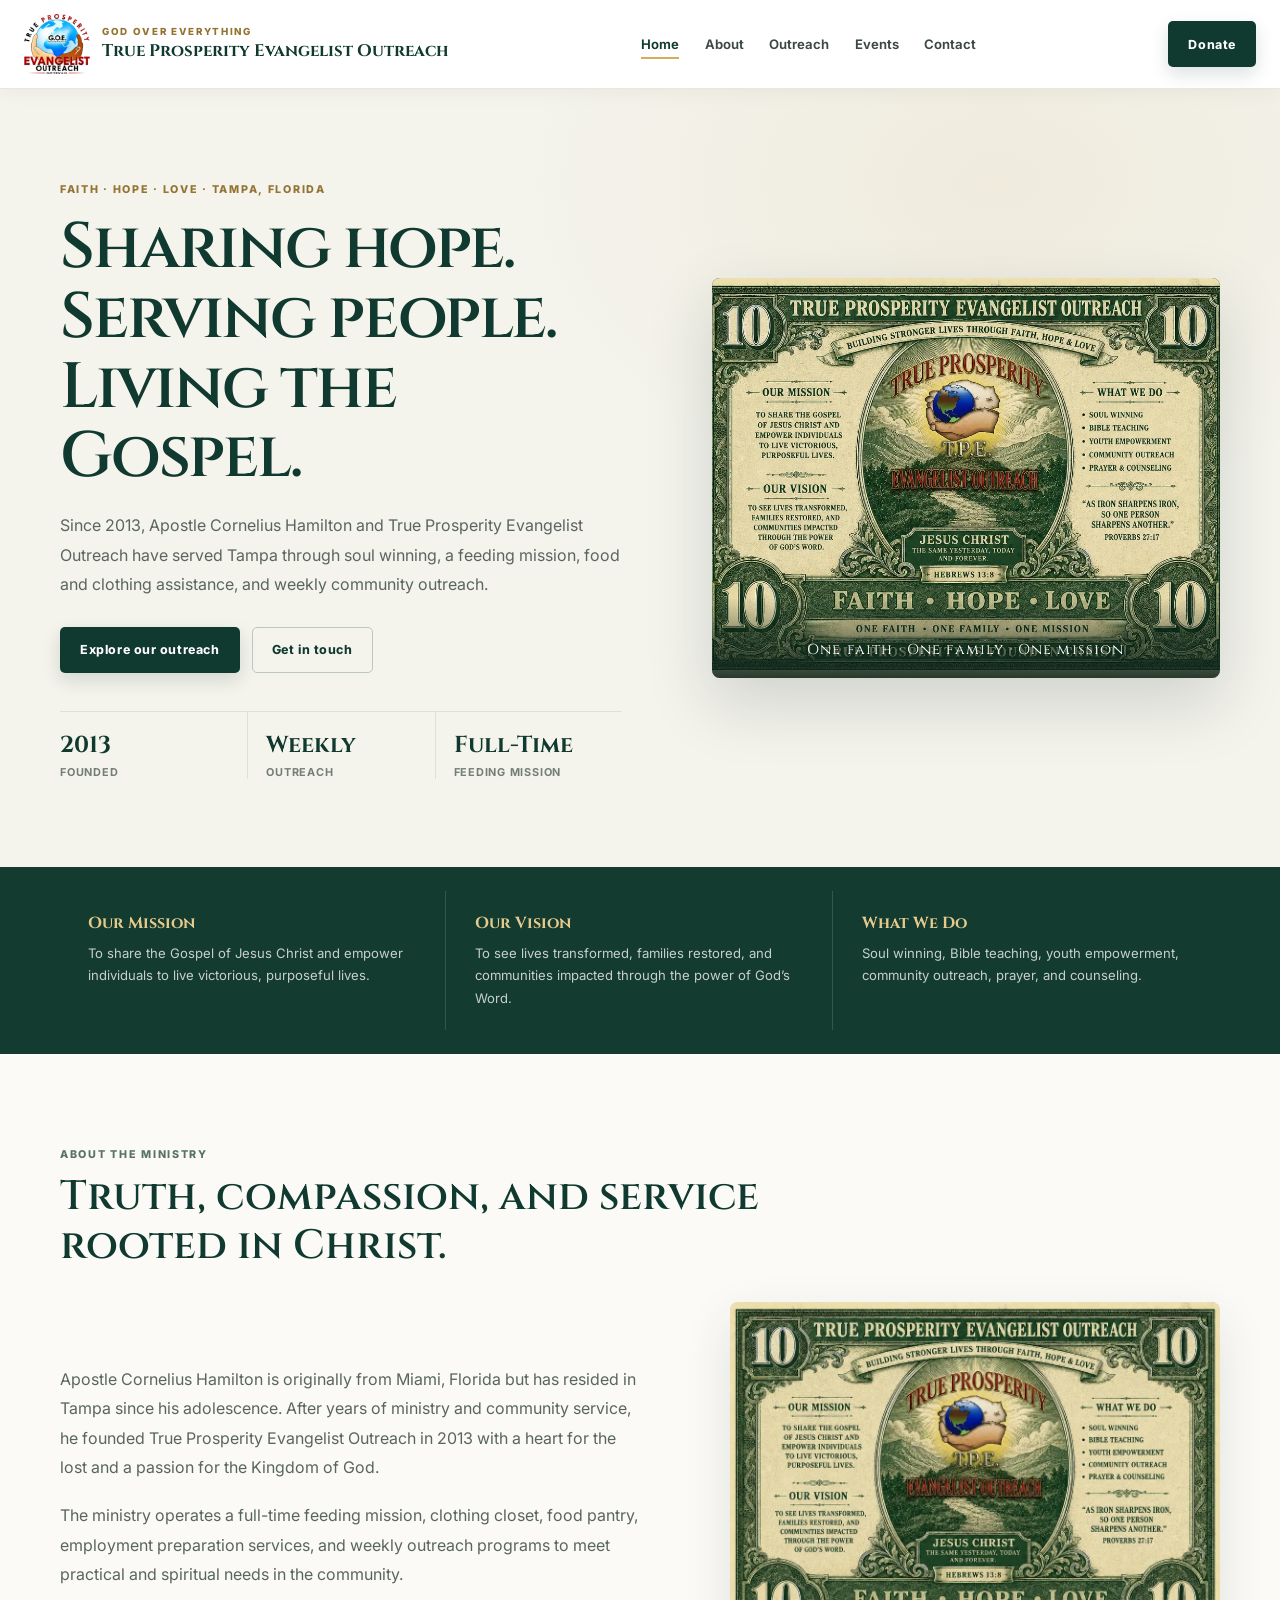
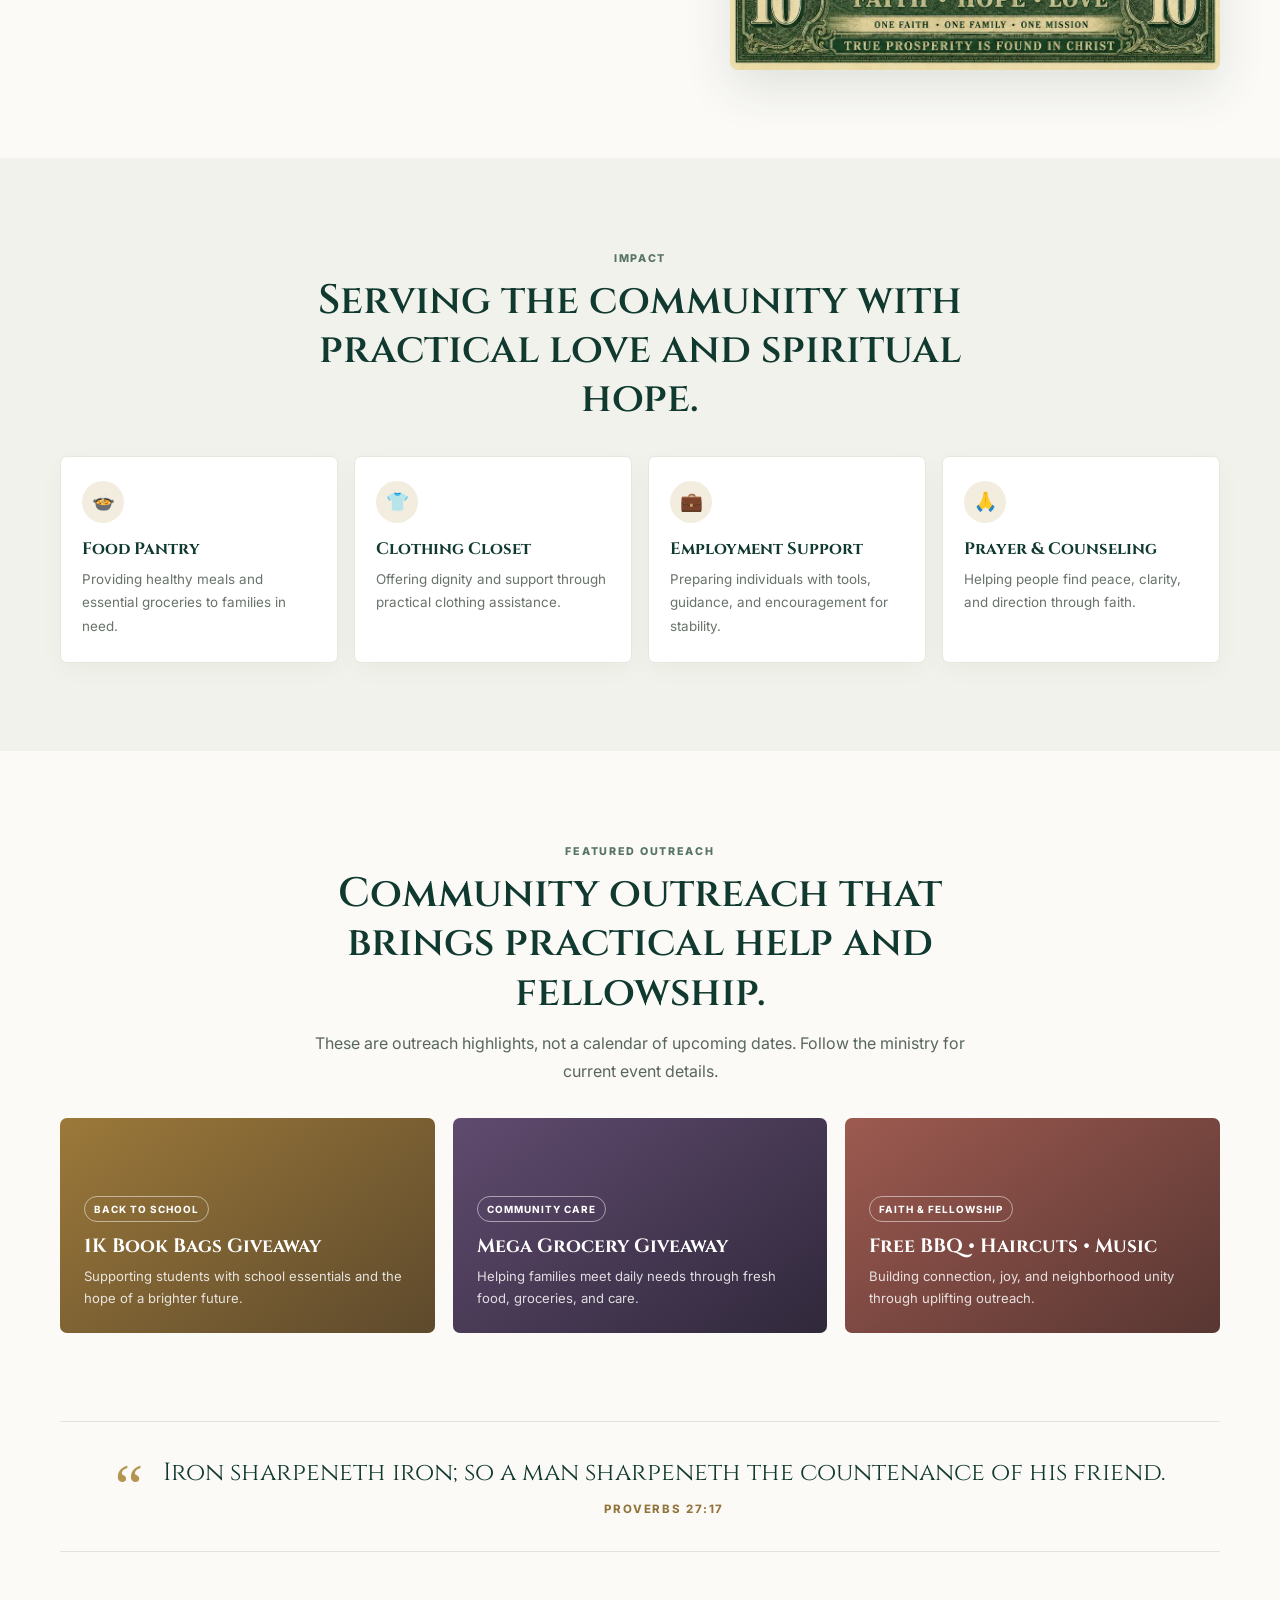
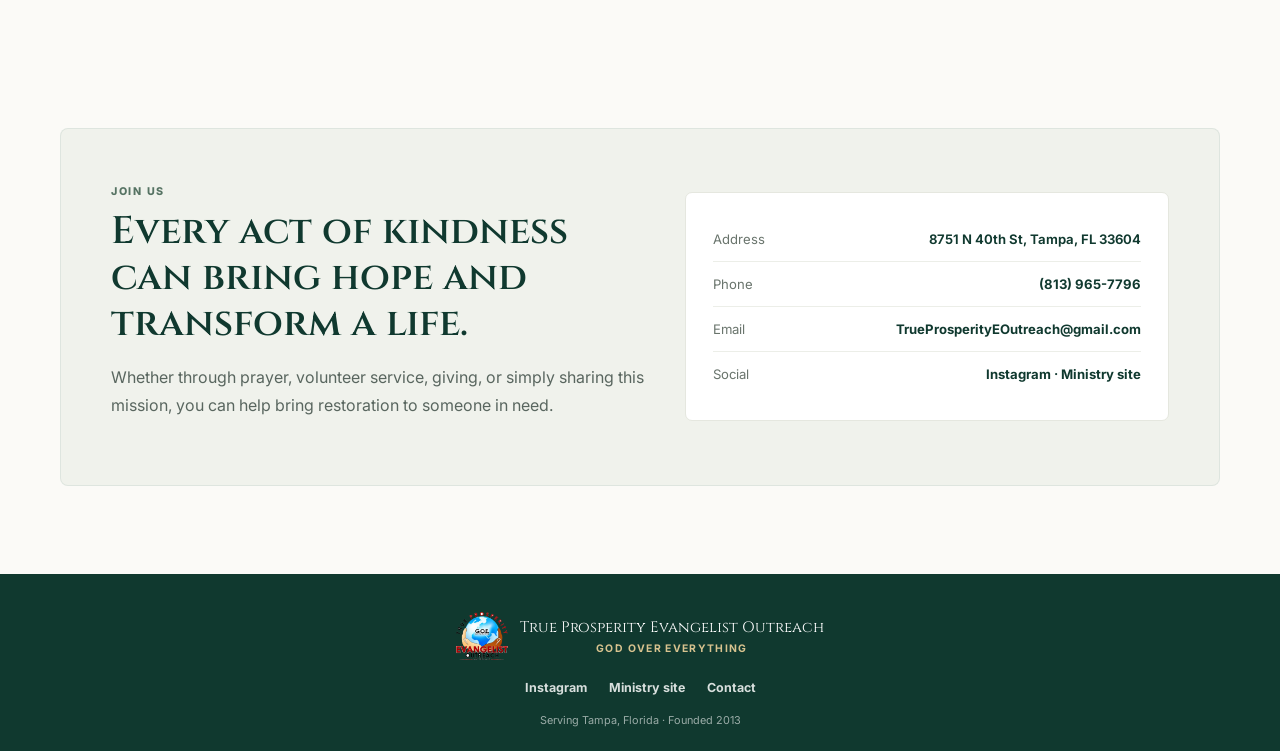
<file: index.html>
<!DOCTYPE html>
<html lang="en">
  <head>
    <meta charset="UTF-8" />
    <meta name="viewport" content="width=device-width, initial-scale=1.0" />
    <title>True Prosperity Evangelist Outreach | Tampa, FL</title>
    <meta
      name="description"
      content="True Prosperity Evangelist Outreach is a faith-centered ministry helping families through community outreach, prayer, food assistance, and soul-winning in Tampa, Florida."
    />
    <link rel="preconnect" href="https://fonts.googleapis.com" />
    <link rel="preconnect" href="https://fonts.gstatic.com" crossorigin />
    <link href="https://fonts.googleapis.com/css2?family=Cinzel:wght@400;600;700;800;900&family=Inter:wght@400;500;600;700;800;900&display=swap" rel="stylesheet" />
    <link rel="stylesheet" href="styles.css" />
  </head>
  <body>
    <div class="preloader" aria-hidden="true">
      <img src="logo.webp" alt="" />
      <span>Faith · Hope · Love</span>
    </div>
    <header class="site-header">
      <div class="container nav-wrap">
        <a class="brand-box" href="index.html" aria-label="True Prosperity Evangelist Outreach home">
          <img src="logo.webp" alt="True Prosperity Evangelist Outreach logo" class="brand-logo" />
          <div>
            <div class="brand-tag">God Over Everything</div>
            <h1>True Prosperity Evangelist Outreach</h1>
          </div>
        </a>

        <nav class="main-nav" aria-label="Main navigation">
          <a class="active" href="index.html">Home</a>
          <a href="about.html">About</a>
          <a href="outreach.html">Outreach</a>
          <a href="events.html">Events</a>
          <a href="contact.html">Contact</a>
        </nav>

        <a class="btn btn-primary" href="contact.html#donate">Donate</a>
      </div>
    </header>

    <main>
      <section class="hero">
        <div class="container hero-grid">
          <div class="hero-copy">
            <span class="eyebrow">Faith · Hope · Love · Tampa, Florida</span>
            <h2>Sharing hope. Serving people. Living the Gospel.</h2>
            <p>
              Since 2013, Apostle Cornelius Hamilton and True Prosperity Evangelist Outreach have served Tampa through
              soul winning, a feeding mission, food and clothing assistance, and weekly community outreach.
            </p>
            <div class="hero-actions">
              <a class="btn btn-primary" href="outreach.html">Explore our outreach</a>
              <a class="btn btn-secondary" href="contact.html">Get in touch</a>
            </div>
            <div class="stats-grid">
              <div class="stat-card">
                <strong>2013</strong>
                <span>Founded</span>
              </div>
              <div class="stat-card">
                <strong>Weekly</strong>
                <span>Outreach</span>
              </div>
              <div class="stat-card">
                <strong>Full-Time</strong>
                <span>Feeding Mission</span>
              </div>
            </div>
          </div>

          <div class="hero-visual">
            <img class="hero-photo" src="mission.webp" alt="True Prosperity Evangelist Outreach mission and values" fetchpriority="high" />
            <div class="hero-caption"><span>One faith · One family · One mission</span></div>
          </div>
        </div>
      </section>

      <section class="mission-band">
        <div class="container band-grid">
          <article class="info-card">
            <h3>Our Mission</h3>
            <p>To share the Gospel of Jesus Christ and empower individuals to live victorious, purposeful lives.</p>
          </article>
          <article class="info-card">
            <h3>Our Vision</h3>
            <p>To see lives transformed, families restored, and communities impacted through the power of God’s Word.</p>
          </article>
          <article class="info-card">
            <h3>What We Do</h3>
            <p>Soul winning, Bible teaching, youth empowerment, community outreach, prayer, and counseling.</p>
          </article>
        </div>
      </section>

      <section class="section-pad">
        <div class="container">
          <div class="section-heading">
            <span class="eyebrow dark">About the ministry</span>
            <h2>Truth, compassion, and service rooted in Christ.</h2>
          </div>

          <div class="content-split">
            <div>
              <p>
                Apostle Cornelius Hamilton is originally from Miami, Florida but has resided in Tampa since his adolescence.
                After years of ministry and community service, he founded True Prosperity Evangelist Outreach in 2013 with a
                heart for the lost and a passion for the Kingdom of God.
              </p>
              <p>
                The ministry operates a full-time feeding mission, clothing closet, food pantry, employment preparation services,
                and weekly outreach programs to meet practical and spiritual needs in the community.
              </p>
            </div>
            <div class="story-highlight">
              <img src="mission.webp" alt="True Prosperity Evangelist Outreach mission poster" loading="lazy" />
            </div>
          </div>
        </div>
      </section>

      <section class="section-pad soft-bg">
        <div class="container">
          <div class="section-heading center">
            <span class="eyebrow dark">Impact</span>
            <h2>Serving the community with practical love and spiritual hope.</h2>
          </div>

          <div class="feature-grid">
            <article class="feature-card tilt-card">
              <div class="feature-icon">🍲</div>
              <h3>Food Pantry</h3>
              <p>Providing healthy meals and essential groceries to families in need.</p>
            </article>
            <article class="feature-card tilt-card">
              <div class="feature-icon">👕</div>
              <h3>Clothing Closet</h3>
              <p>Offering dignity and support through practical clothing assistance.</p>
            </article>
            <article class="feature-card tilt-card">
              <div class="feature-icon">💼</div>
              <h3>Employment Support</h3>
              <p>Preparing individuals with tools, guidance, and encouragement for stability.</p>
            </article>
            <article class="feature-card tilt-card">
              <div class="feature-icon">🙏</div>
              <h3>Prayer &amp; Counseling</h3>
              <p>Helping people find peace, clarity, and direction through faith.</p>
            </article>
          </div>
        </div>
      </section>

      <section class="section-pad">
        <div class="container">
          <div class="section-heading center">
            <span class="eyebrow dark">Featured Outreach</span>
            <h2>Community outreach that brings practical help and fellowship.</h2>
            <p>These are outreach highlights, not a calendar of upcoming dates. Follow the ministry for current event details.</p>
          </div>

          <div class="event-grid-home">
            <article class="mini-event gold">
              <span class="event-pill">Back To School</span>
              <h3>1K Book Bags Giveaway</h3>
              <p>Supporting students with school essentials and the hope of a brighter future.</p>
            </article>
            <article class="mini-event purple">
              <span class="event-pill">Community Care</span>
              <h3>Mega Grocery Giveaway</h3>
              <p>Helping families meet daily needs through fresh food, groceries, and care.</p>
            </article>
            <article class="mini-event rose">
              <span class="event-pill">Faith &amp; Fellowship</span>
              <h3>Free BBQ • Haircuts • Music</h3>
              <p>Building connection, joy, and neighborhood unity through uplifting outreach.</p>
            </article>
          </div>
        </div>
      </section>

      <section class="section-pad quote-strip">
        <div class="container quote-box">
          <div class="quote-mark">“</div>
          <p>
            Iron sharpeneth iron; so a man sharpeneth the countenance of his friend.
            <span>Proverbs 27:17</span>
          </p>
        </div>
      </section>

      <section class="section-pad">
        <div class="container cta-panel">
          <div>
            <span class="eyebrow dark">Join us</span>
            <h2>Every act of kindness can bring hope and transform a life.</h2>
            <p>
              Whether through prayer, volunteer service, giving, or simply sharing this mission, you can help bring
              restoration to someone in need.
            </p>
          </div>

          <div class="contact-card">
            <div class="contact-row"><span>Address</span><strong>8751 N 40th St, Tampa, FL 33604</strong></div>
            <div class="contact-row"><span>Phone</span><strong><a href="tel:+18139657796">(813) 965-7796</a></strong></div>
            <div class="contact-row"><span>Email</span><strong><a href="mailto:TrueProsperityEOutreach@gmail.com">TrueProsperityEOutreach@gmail.com</a></strong></div>
            <div class="contact-row"><span>Social</span><strong><a href="https://www.instagram.com/corneliushamilton7314/" target="_blank" rel="noopener noreferrer">Instagram</a> · <a href="https://trueprosperityevangelistoutreach.wordpress.com/" target="_blank" rel="noopener noreferrer">Ministry site</a></strong></div>
          </div>
        </div>
      </section>
    </main>

    <footer class="site-footer">
      <div class="container foot-wrap">
        <div class="footer-brand">
          <img src="logo.webp" alt="" />
          <p>True Prosperity Evangelist Outreach <span>God Over Everything</span></p>
        </div>
        <div class="footer-links">
          <a href="https://www.instagram.com/corneliushamilton7314/" target="_blank" rel="noopener noreferrer">Instagram</a>
          <a href="https://trueprosperityevangelistoutreach.wordpress.com/" target="_blank" rel="noopener noreferrer">Ministry site</a>
          <a href="contact.html">Contact</a>
        </div>
        <p class="copyright">Serving Tampa, Florida · Founded 2013</p>
      </div>
    </footer>

    <script src="script.js"></script>
  </body>
</html>
</file>
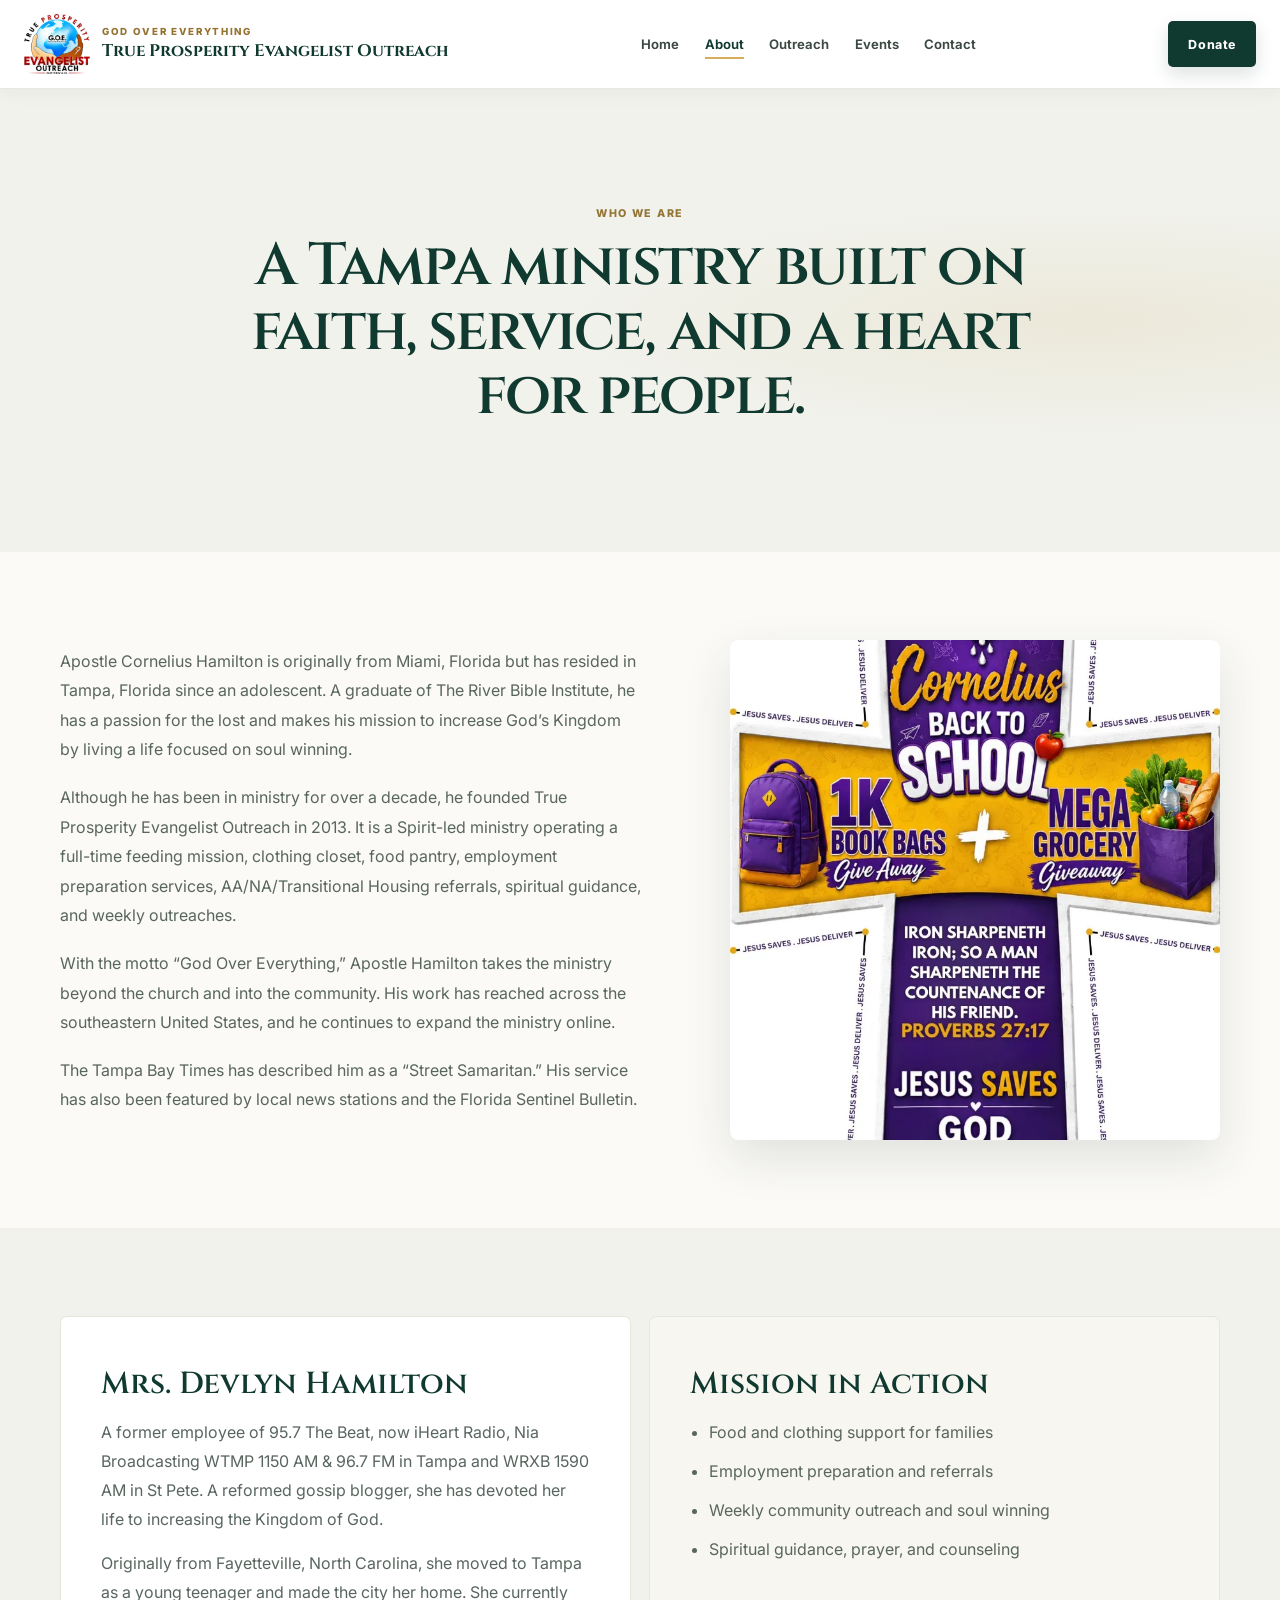
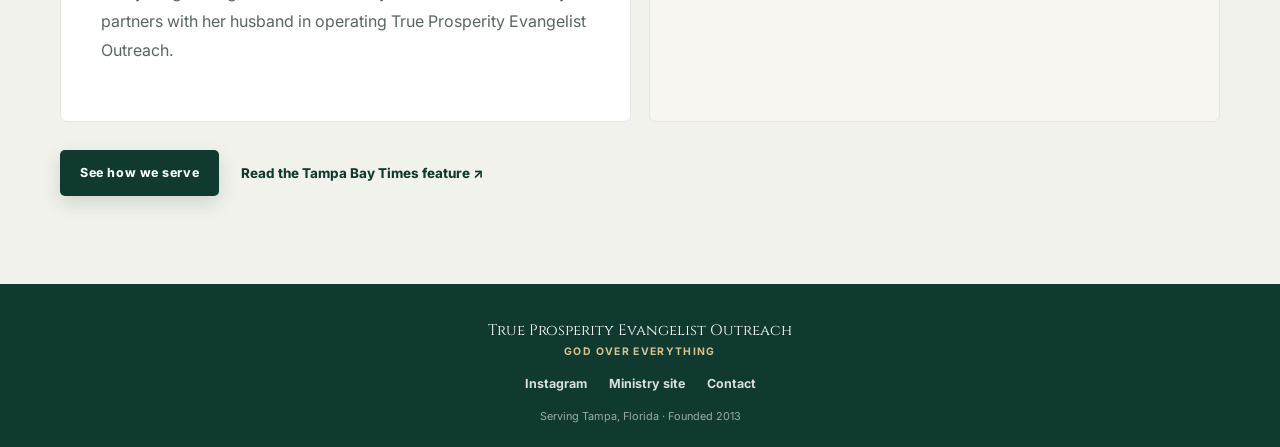
<file: about.html>
<!DOCTYPE html>
<html lang="en">
  <head>
    <meta charset="UTF-8" />
    <meta name="viewport" content="width=device-width, initial-scale=1.0" />
    <title>About | True Prosperity Evangelist Outreach</title>
    <meta name="description" content="Learn about Apostle Cornelius Hamilton, his mission, and the heart behind True Prosperity Evangelist Outreach." />
    <link rel="preconnect" href="https://fonts.googleapis.com" />
    <link rel="preconnect" href="https://fonts.gstatic.com" crossorigin />
    <link href="https://fonts.googleapis.com/css2?family=Cinzel:wght@400;600;700;800;900&family=Inter:wght@400;500;600;700;800;900&display=swap" rel="stylesheet" />
    <link rel="stylesheet" href="styles.css" />
  </head>
  <body>
    <div class="preloader" aria-hidden="true">
      <img src="logo.webp" alt="" />
      <span>Faith · Hope · Love</span>
    </div>
    <header class="site-header">
      <div class="container nav-wrap">
        <a class="brand-box" href="index.html" aria-label="True Prosperity Evangelist Outreach home">
          <img src="logo.webp" alt="True Prosperity Evangelist Outreach logo" class="brand-logo" />
          <div>
            <div class="brand-tag">God Over Everything</div>
            <h1>True Prosperity Evangelist Outreach</h1>
          </div>
        </a>

        <nav class="main-nav" aria-label="Main navigation">
          <a href="index.html">Home</a>
          <a class="active" href="about.html">About</a>
          <a href="outreach.html">Outreach</a>
          <a href="events.html">Events</a>
          <a href="contact.html">Contact</a>
        </nav>

        <a class="btn btn-primary" href="contact.html#donate">Donate</a>
      </div>
    </header>

    <main>
      <section class="page-banner banner-about">
        <div class="container narrow-center">
          <span class="eyebrow">Who We Are</span>
          <h2>A Tampa ministry built on faith, service, and a heart for people.</h2>
        </div>
      </section>

      <section class="section-pad">
        <div class="container prose-grid">
          <div class="prose-copy">
            <p>
              Apostle Cornelius Hamilton is originally from Miami, Florida but has resided in Tampa, Florida since an adolescent.
              A graduate of The River Bible Institute, he has a passion for the lost and makes his mission to increase God’s Kingdom by living a life focused on soul winning.
            </p>
            <p>
              Although he has been in ministry for over a decade, he founded True Prosperity Evangelist Outreach in 2013. It is a Spirit-led ministry operating a full-time feeding mission, clothing closet, food pantry, employment preparation services, AA/NA/Transitional Housing referrals, spiritual guidance, and weekly outreaches.
            </p>
            <p>
              With the motto “God Over Everything,” Apostle Hamilton takes the ministry beyond the church and into the community. His work has reached across the southeastern United States, and he continues to expand the ministry online.
            </p>
            <p>
              The Tampa Bay Times has described him as a “Street Samaritan.” His service has also been featured by local news stations and the Florida Sentinel Bulletin.
            </p>
          </div>

          <div class="card-image-wrap">
            <img src="apostle.webp" alt="Back-to-school and grocery giveaway outreach flyer" loading="lazy" />
          </div>
        </div>
      </section>

      <section class="section-pad soft-bg">
        <div class="container">
          <div class="profile-split">
            <div class="profile-block">
              <h3>Mrs. Devlyn Hamilton</h3>
              <p>
                A former employee of 95.7 The Beat, now iHeart Radio, Nia Broadcasting WTMP 1150 AM &amp; 96.7 FM in Tampa and WRXB 1590 AM in St Pete.
                A reformed gossip blogger, she has devoted her life to increasing the Kingdom of God.
              </p>
              <p>
                Originally from Fayetteville, North Carolina, she moved to Tampa as a young teenager and made the city her home.
                She currently partners with her husband in operating True Prosperity Evangelist Outreach.
              </p>
            </div>
            <div class="profile-block lighter">
              <h3>Mission in Action</h3>
              <ul>
                <li>Food and clothing support for families</li>
                <li>Employment preparation and referrals</li>
                <li>Weekly community outreach and soul winning</li>
                <li>Spiritual guidance, prayer, and counseling</li>
              </ul>
            </div>
          </div>
          <div class="about-actions">
            <a class="btn btn-primary" href="outreach.html">See how we serve</a>
            <a class="text-link" href="https://www.tampabay.com/features/humaninterest/the-barbecue-man-trades-in-fast-living-for-grace-and-giving/1183868/" target="_blank" rel="noopener noreferrer">Read the Tampa Bay Times feature <span aria-hidden="true">↗</span></a>
          </div>
        </div>
      </section>
    </main>

    <footer class="site-footer">
      <div class="container foot-wrap">
        <p>True Prosperity Evangelist Outreach <span>God Over Everything</span></p>
        <div class="footer-links">
          <a href="https://www.instagram.com/corneliushamilton7314/" target="_blank" rel="noopener noreferrer">Instagram</a>
          <a href="https://trueprosperityevangelistoutreach.wordpress.com/" target="_blank" rel="noopener noreferrer">Ministry site</a>
          <a href="contact.html">Contact</a>
        </div>
        <p class="copyright">Serving Tampa, Florida · Founded 2013</p>
      </div>
    </footer>

    <script src="script.js"></script>
  </body>
</html>
</file>
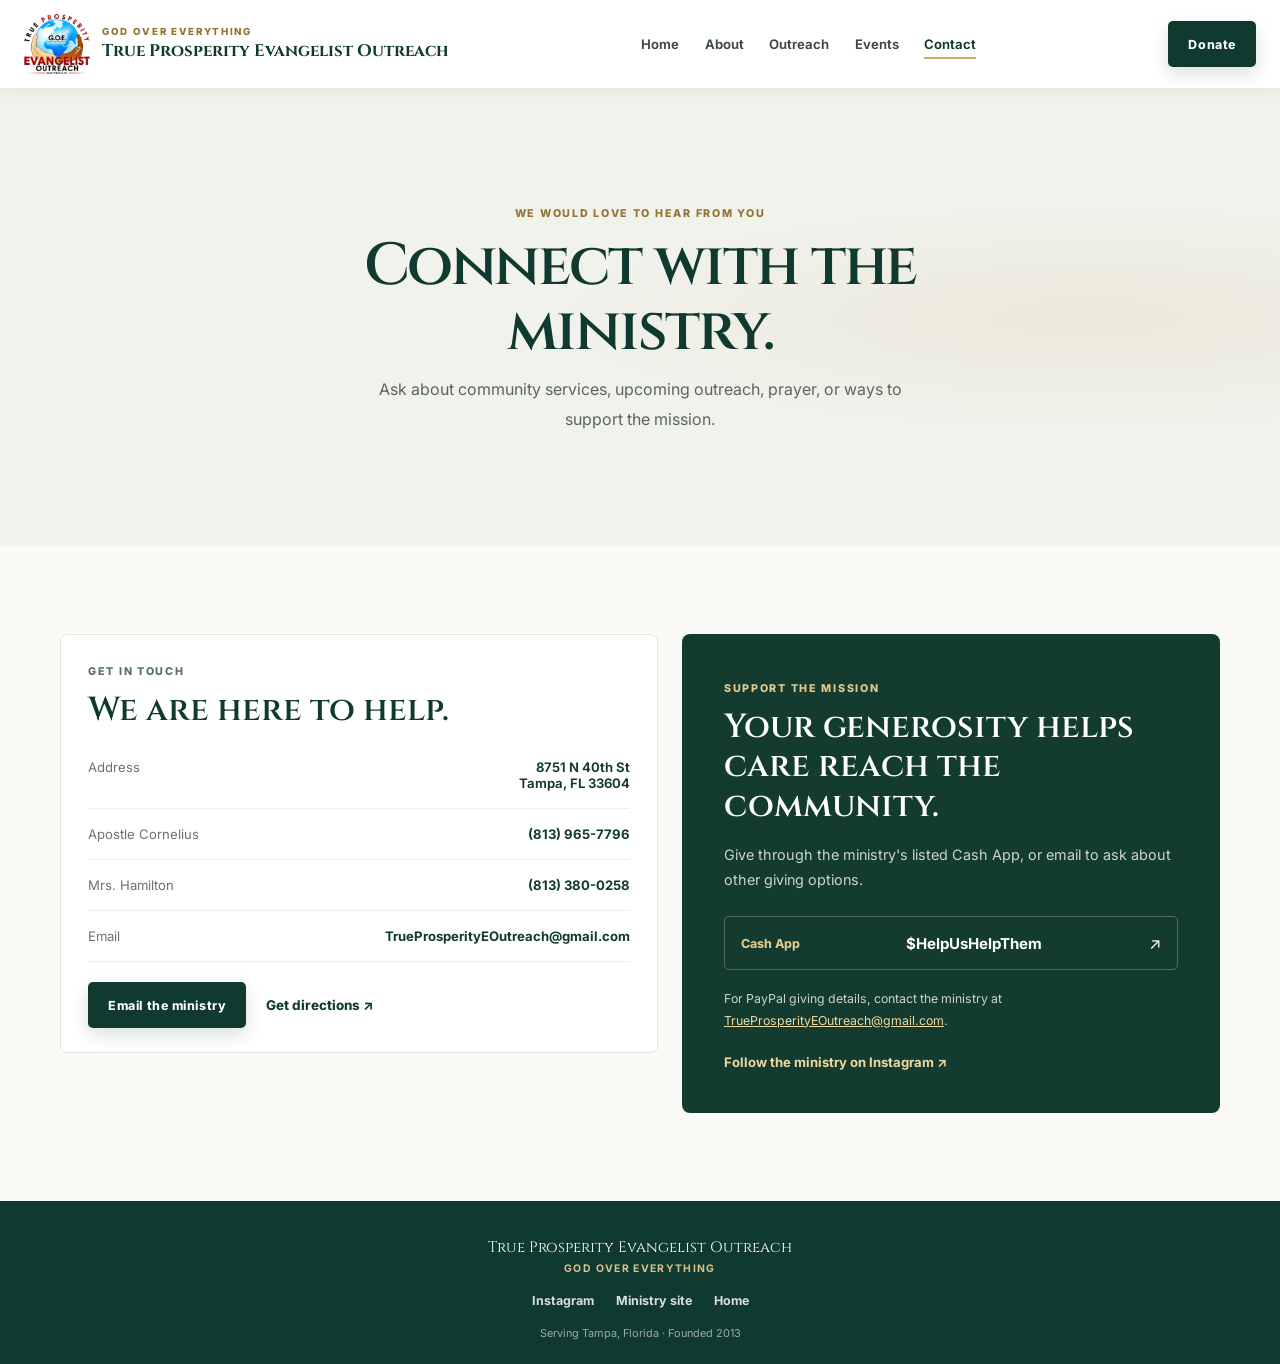
<file: contact.html>
<!DOCTYPE html>
<html lang="en">
  <head>
    <meta charset="UTF-8" />
    <meta name="viewport" content="width=device-width, initial-scale=1.0" />
    <meta name="description" content="Contact True Prosperity Evangelist Outreach in Tampa, Florida, ask about services, or support the ministry." />
    <title>Contact &amp; Give | True Prosperity Evangelist Outreach</title>
    <link rel="preconnect" href="https://fonts.googleapis.com" />
    <link rel="preconnect" href="https://fonts.gstatic.com" crossorigin />
    <link href="https://fonts.googleapis.com/css2?family=Cinzel:wght@400;600;700;800;900&family=Inter:wght@400;500;600;700;800;900&display=swap" rel="stylesheet" />
    <link rel="stylesheet" href="styles.css" />
  </head>
  <body>
    <div class="preloader" aria-hidden="true">
      <img src="logo.webp" alt="" />
      <span>Faith · Hope · Love</span>
    </div>
    <header class="site-header">
      <div class="container nav-wrap">
        <a class="brand-box" href="index.html" aria-label="True Prosperity Evangelist Outreach home">
          <img src="logo.webp" alt="True Prosperity Evangelist Outreach logo" class="brand-logo" />
          <div><div class="brand-tag">God Over Everything</div><h1>True Prosperity Evangelist Outreach</h1></div>
        </a>
        <nav class="main-nav" aria-label="Main navigation">
          <a href="index.html">Home</a><a href="about.html">About</a><a href="outreach.html">Outreach</a><a href="events.html">Events</a><a class="active" href="contact.html" aria-current="page">Contact</a>
        </nav>
        <a class="btn btn-primary" href="#donate">Donate</a>
      </div>
    </header>

    <main>
      <section class="page-banner banner-contact">
        <div class="container narrow-center">
          <span class="eyebrow">We would love to hear from you</span>
          <h2>Connect with the ministry.</h2>
          <p>Ask about community services, upcoming outreach, prayer, or ways to support the mission.</p>
        </div>
      </section>

      <section class="section-pad">
        <div class="container contact-layout">
          <section class="contact-card contact-details" aria-labelledby="contact-heading">
            <span class="eyebrow dark">Get in touch</span>
            <h2 id="contact-heading">We are here to help.</h2>
            <div class="contact-row"><span>Address</span><strong>8751 N 40th St<br />Tampa, FL 33604</strong></div>
            <div class="contact-row"><span>Apostle Cornelius</span><strong><a href="tel:+18139657796">(813) 965-7796</a></strong></div>
            <div class="contact-row"><span>Mrs. Hamilton</span><strong><a href="tel:+18133800258">(813) 380-0258</a></strong></div>
            <div class="contact-row"><span>Email</span><strong><a href="mailto:TrueProsperityEOutreach@gmail.com">TrueProsperityEOutreach@gmail.com</a></strong></div>
            <div class="contact-actions">
              <a class="btn btn-primary" href="mailto:TrueProsperityEOutreach@gmail.com">Email the ministry</a>
              <a class="text-link" href="https://maps.google.com/?q=8751+N+40th+St%2C+Tampa%2C+FL+33604" target="_blank" rel="noopener noreferrer">Get directions <span aria-hidden="true">↗</span></a>
            </div>
          </section>

          <section class="giving-card" id="donate" aria-labelledby="giving-heading">
            <span class="eyebrow">Support the mission</span>
            <h2 id="giving-heading">Your generosity helps care reach the community.</h2>
            <p>Give through the ministry's listed Cash App, or email to ask about other giving options.</p>
            <a class="cashapp-link" href="https://cash.app/$HelpUsHelpThem" target="_blank" rel="noopener noreferrer"><span>Cash App</span><strong>$HelpUsHelpThem</strong><span aria-hidden="true">↗</span></a>
            <p class="giving-note">For PayPal giving details, contact the ministry at <a href="mailto:TrueProsperityEOutreach@gmail.com">TrueProsperityEOutreach@gmail.com</a>.</p>
            <a class="giving-instagram" href="https://www.instagram.com/corneliushamilton7314/" target="_blank" rel="noopener noreferrer">Follow the ministry on Instagram <span aria-hidden="true">↗</span></a>
          </section>
        </div>
      </section>
    </main>

    <footer class="site-footer">
      <div class="container foot-wrap">
        <p>True Prosperity Evangelist Outreach <span>God Over Everything</span></p>
        <div class="footer-links"><a href="https://www.instagram.com/corneliushamilton7314/" target="_blank" rel="noopener noreferrer">Instagram</a><a href="https://trueprosperityevangelistoutreach.wordpress.com/" target="_blank" rel="noopener noreferrer">Ministry site</a><a href="index.html">Home</a></div>
        <p class="copyright">Serving Tampa, Florida · Founded 2013</p>
      </div>
    </footer>
    <script src="script.js"></script>
  </body>
</html>
</file>
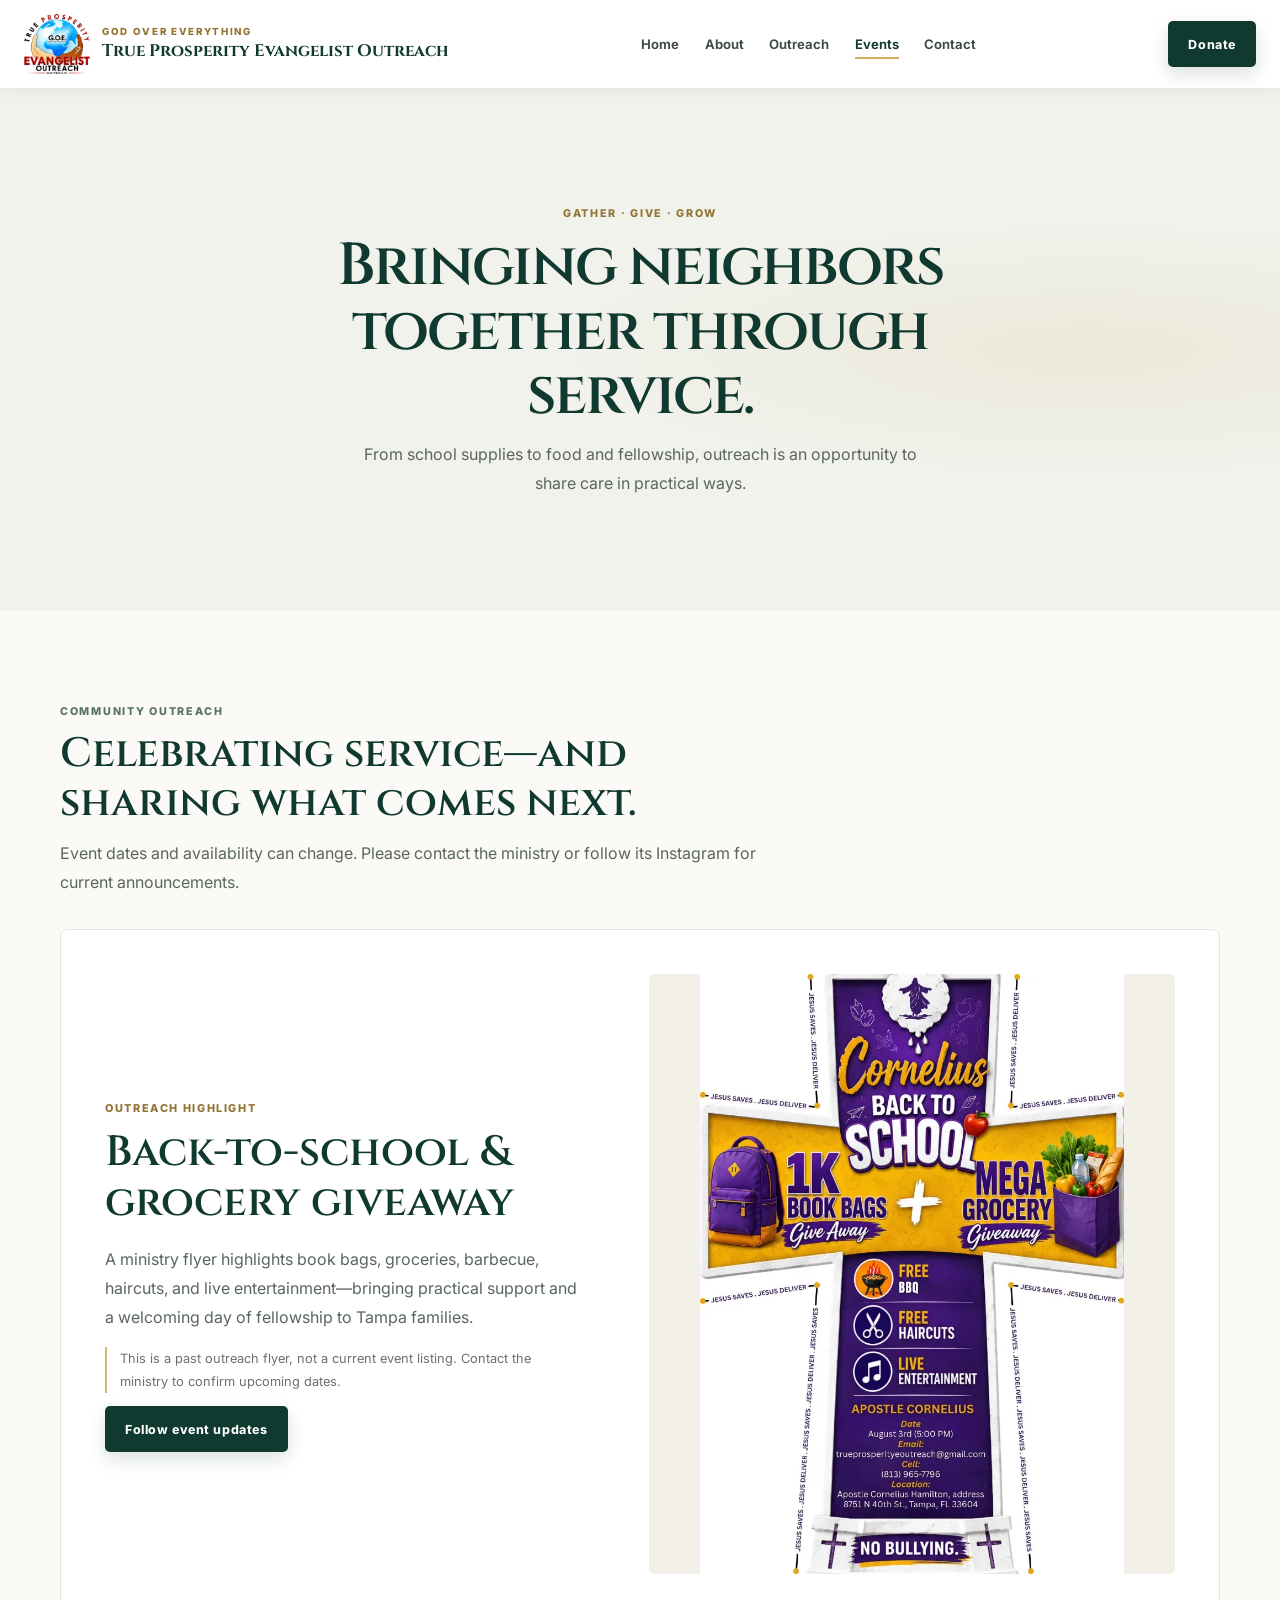
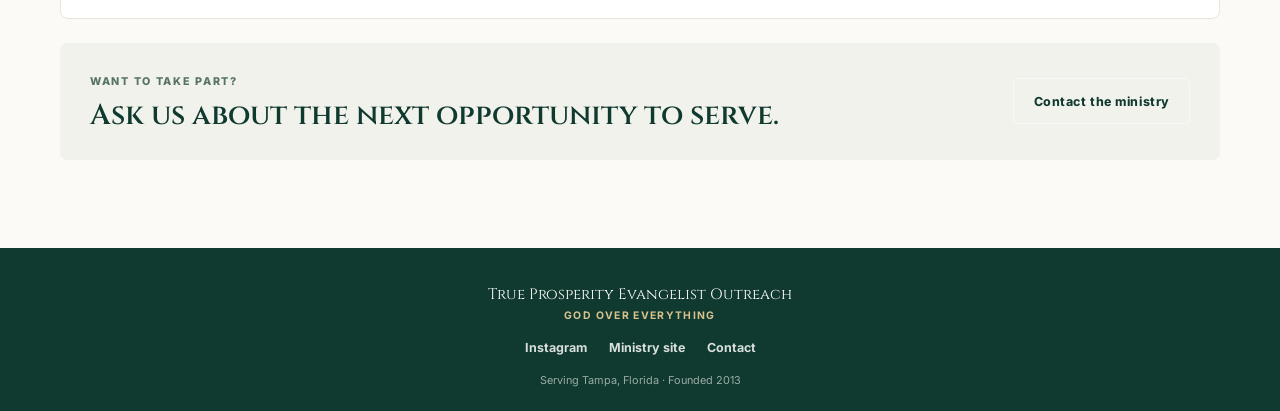
<file: events.html>
<!DOCTYPE html>
<html lang="en">
  <head>
    <meta charset="UTF-8" />
    <meta name="viewport" content="width=device-width, initial-scale=1.0" />
    <meta name="description" content="See community outreach highlights from True Prosperity Evangelist Outreach and find out how to get updates on future events." />
    <title>Community Events | True Prosperity Evangelist Outreach</title>
    <link rel="preconnect" href="https://fonts.googleapis.com" />
    <link rel="preconnect" href="https://fonts.gstatic.com" crossorigin />
    <link href="https://fonts.googleapis.com/css2?family=Cinzel:wght@400;600;700;800;900&family=Inter:wght@400;500;600;700;800;900&display=swap" rel="stylesheet" />
    <link rel="stylesheet" href="styles.css" />
  </head>
  <body>
    <div class="preloader" aria-hidden="true">
      <img src="logo.webp" alt="" />
      <span>Faith · Hope · Love</span>
    </div>
    <header class="site-header">
      <div class="container nav-wrap">
        <a class="brand-box" href="index.html" aria-label="True Prosperity Evangelist Outreach home">
          <img src="logo.webp" alt="True Prosperity Evangelist Outreach logo" class="brand-logo" />
          <div><div class="brand-tag">God Over Everything</div><h1>True Prosperity Evangelist Outreach</h1></div>
        </a>
        <nav class="main-nav" aria-label="Main navigation">
          <a href="index.html">Home</a><a href="about.html">About</a><a href="outreach.html">Outreach</a><a class="active" href="events.html" aria-current="page">Events</a><a href="contact.html">Contact</a>
        </nav>
        <a class="btn btn-primary" href="contact.html#donate">Donate</a>
      </div>
    </header>

    <main>
      <section class="page-banner banner-events">
        <div class="container narrow-center">
          <span class="eyebrow">Gather · Give · Grow</span>
          <h2>Bringing neighbors together through service.</h2>
          <p>From school supplies to food and fellowship, outreach is an opportunity to share care in practical ways.</p>
        </div>
      </section>

      <section class="section-pad">
        <div class="container">
          <div class="section-heading">
            <span class="eyebrow dark">Community outreach</span>
            <h2>Celebrating service—and sharing what comes next.</h2>
            <p>Event dates and availability can change. Please contact the ministry or follow its Instagram for current announcements.</p>
          </div>
          <article class="event-feature">
            <div class="event-copy">
              <span class="event-kicker">Outreach highlight</span>
              <h3>Back-to-school &amp; grocery giveaway</h3>
              <p>A ministry flyer highlights book bags, groceries, barbecue, haircuts, and live entertainment—bringing practical support and a welcoming day of fellowship to Tampa families.</p>
              <p class="event-note">This is a past outreach flyer, not a current event listing. Contact the ministry to confirm upcoming dates.</p>
              <a class="btn btn-primary" href="https://www.instagram.com/corneliushamilton7314/" target="_blank" rel="noopener noreferrer">Follow event updates</a>
            </div>
            <img src="giveaway.webp" alt="Back-to-school book bag and grocery giveaway outreach flyer" loading="lazy" />
          </article>
          <div class="event-footer-card">
            <div><span class="eyebrow dark">Want to take part?</span><h3>Ask us about the next opportunity to serve.</h3></div>
            <a class="btn btn-secondary" href="contact.html">Contact the ministry</a>
          </div>
        </div>
      </section>
    </main>

    <footer class="site-footer">
      <div class="container foot-wrap">
        <p>True Prosperity Evangelist Outreach <span>God Over Everything</span></p>
        <div class="footer-links"><a href="https://www.instagram.com/corneliushamilton7314/" target="_blank" rel="noopener noreferrer">Instagram</a><a href="https://trueprosperityevangelistoutreach.wordpress.com/" target="_blank" rel="noopener noreferrer">Ministry site</a><a href="contact.html">Contact</a></div>
        <p class="copyright">Serving Tampa, Florida · Founded 2013</p>
      </div>
    </footer>
    <script src="script.js"></script>
  </body>
</html>
</file>
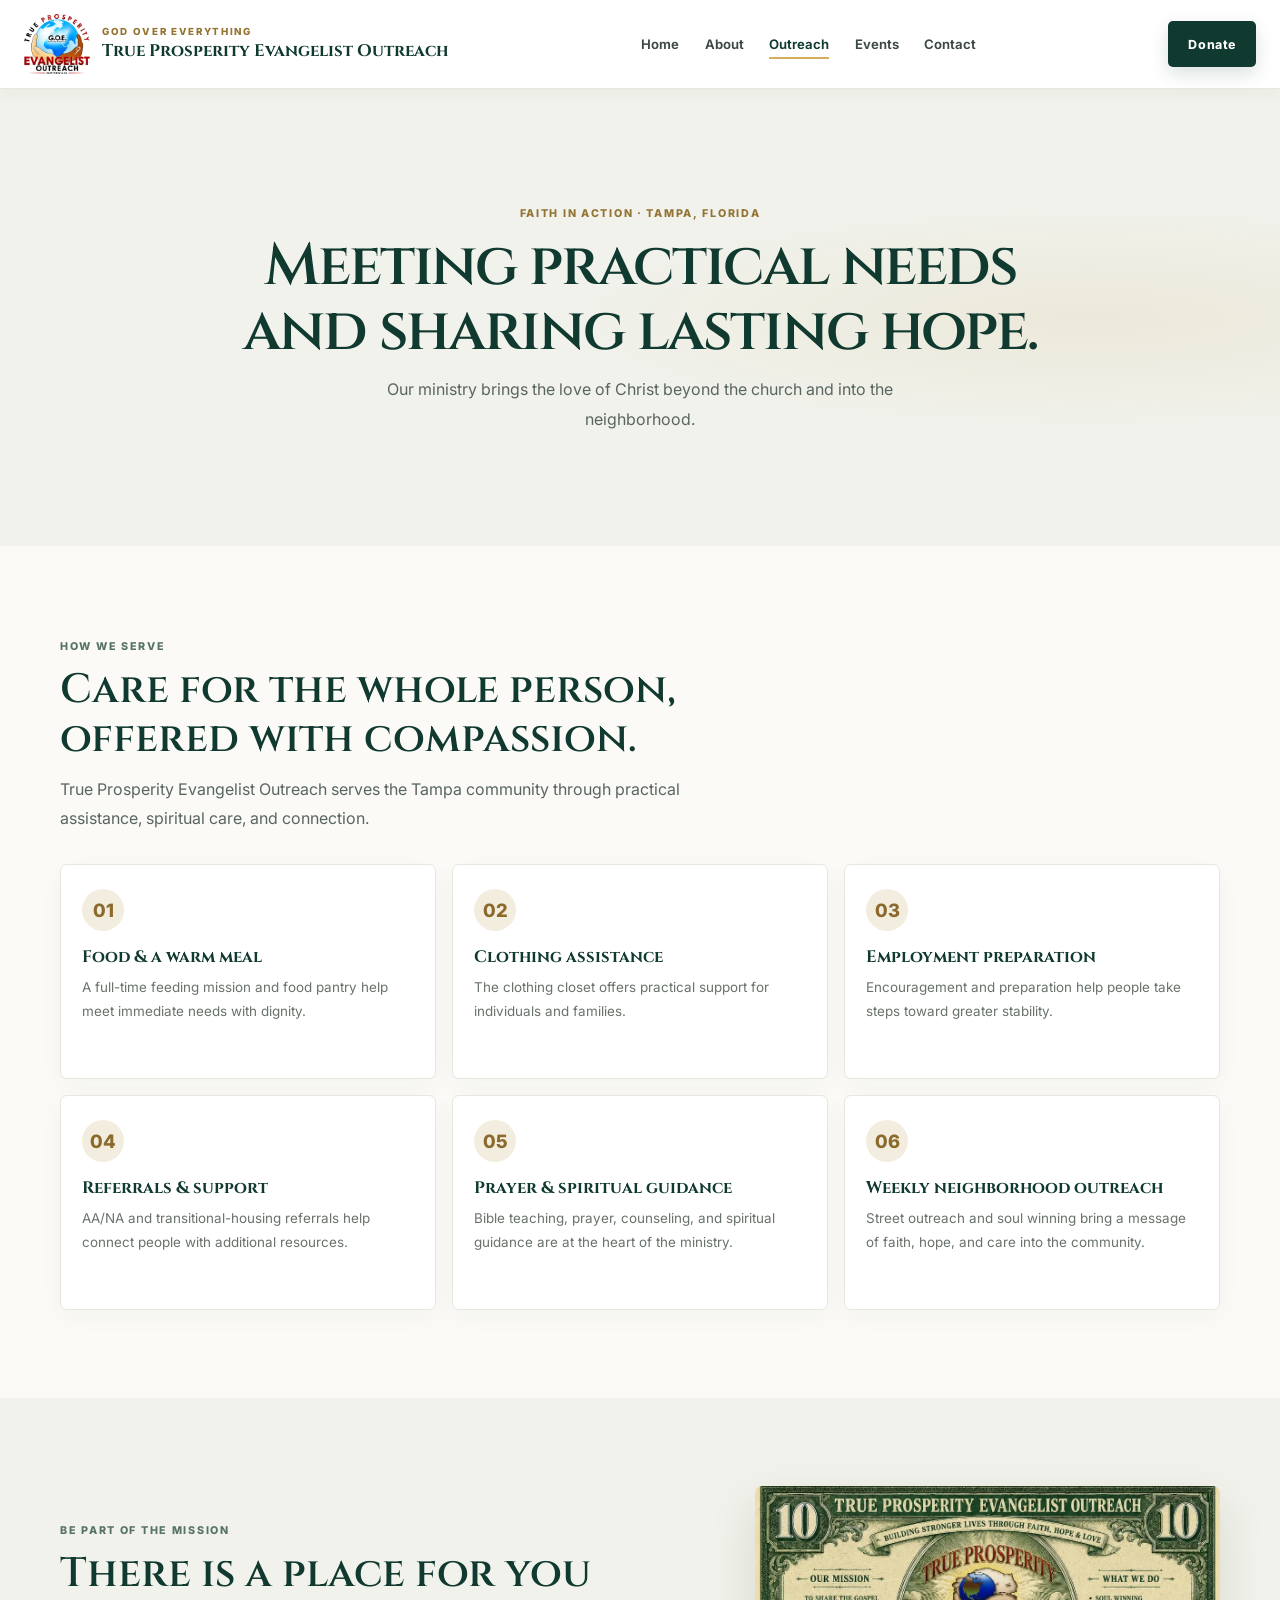
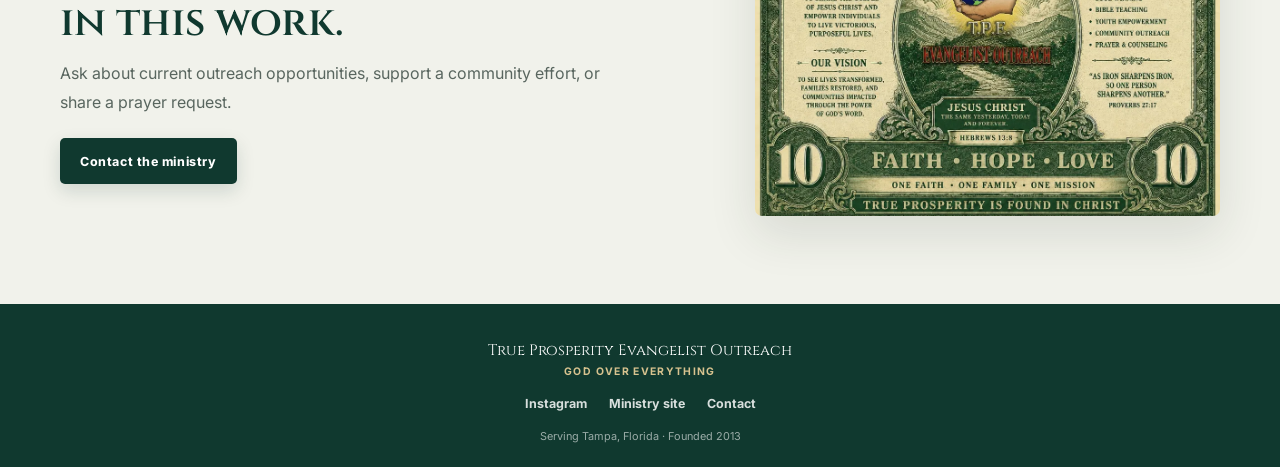
<file: outreach.html>
<!DOCTYPE html>
<html lang="en">
  <head>
    <meta charset="UTF-8" />
    <meta name="viewport" content="width=device-width, initial-scale=1.0" />
    <meta name="description" content="Learn about the food, clothing, employment, spiritual, and neighborhood outreach offered by True Prosperity Evangelist Outreach in Tampa." />
    <title>Our Outreach | True Prosperity Evangelist Outreach</title>
    <link rel="preconnect" href="https://fonts.googleapis.com" />
    <link rel="preconnect" href="https://fonts.gstatic.com" crossorigin />
    <link href="https://fonts.googleapis.com/css2?family=Cinzel:wght@400;600;700;800;900&family=Inter:wght@400;500;600;700;800;900&display=swap" rel="stylesheet" />
    <link rel="stylesheet" href="styles.css" />
  </head>
  <body>
    <div class="preloader" aria-hidden="true">
      <img src="logo.webp" alt="" />
      <span>Faith · Hope · Love</span>
    </div>
    <header class="site-header">
      <div class="container nav-wrap">
        <a class="brand-box" href="index.html" aria-label="True Prosperity Evangelist Outreach home">
          <img src="logo.webp" alt="True Prosperity Evangelist Outreach logo" class="brand-logo" />
          <div><div class="brand-tag">God Over Everything</div><h1>True Prosperity Evangelist Outreach</h1></div>
        </a>
        <nav class="main-nav" aria-label="Main navigation">
          <a href="index.html">Home</a><a href="about.html">About</a><a class="active" href="outreach.html" aria-current="page">Outreach</a><a href="events.html">Events</a><a href="contact.html">Contact</a>
        </nav>
        <a class="btn btn-primary" href="contact.html#donate">Donate</a>
      </div>
    </header>

    <main>
      <section class="page-banner banner-outreach">
        <div class="container narrow-center">
          <span class="eyebrow">Faith in action · Tampa, Florida</span>
          <h2>Meeting practical needs and sharing lasting hope.</h2>
          <p>Our ministry brings the love of Christ beyond the church and into the neighborhood.</p>
        </div>
      </section>

      <section class="section-pad">
        <div class="container">
          <div class="section-heading">
            <span class="eyebrow dark">How we serve</span>
            <h2>Care for the whole person, offered with compassion.</h2>
            <p>True Prosperity Evangelist Outreach serves the Tampa community through practical assistance, spiritual care, and connection.</p>
          </div>
          <div class="feature-grid outreach-grid">
            <article class="feature-card"><span class="feature-icon" aria-hidden="true">01</span><h3>Food &amp; a warm meal</h3><p>A full-time feeding mission and food pantry help meet immediate needs with dignity.</p></article>
            <article class="feature-card"><span class="feature-icon" aria-hidden="true">02</span><h3>Clothing assistance</h3><p>The clothing closet offers practical support for individuals and families.</p></article>
            <article class="feature-card"><span class="feature-icon" aria-hidden="true">03</span><h3>Employment preparation</h3><p>Encouragement and preparation help people take steps toward greater stability.</p></article>
            <article class="feature-card"><span class="feature-icon" aria-hidden="true">04</span><h3>Referrals &amp; support</h3><p>AA/NA and transitional-housing referrals help connect people with additional resources.</p></article>
            <article class="feature-card"><span class="feature-icon" aria-hidden="true">05</span><h3>Prayer &amp; spiritual guidance</h3><p>Bible teaching, prayer, counseling, and spiritual guidance are at the heart of the ministry.</p></article>
            <article class="feature-card"><span class="feature-icon" aria-hidden="true">06</span><h3>Weekly neighborhood outreach</h3><p>Street outreach and soul winning bring a message of faith, hope, and care into the community.</p></article>
          </div>
        </div>
      </section>

      <section class="section-pad soft-bg">
        <div class="container outreach-cta">
          <div>
            <span class="eyebrow dark">Be part of the mission</span>
            <h2>There is a place for you in this work.</h2>
            <p>Ask about current outreach opportunities, support a community effort, or share a prayer request.</p>
            <a class="btn btn-primary" href="contact.html">Contact the ministry</a>
          </div>
          <img src="mission.webp" alt="Ministry poster showing the mission of True Prosperity Evangelist Outreach" loading="lazy" />
        </div>
      </section>
    </main>

    <footer class="site-footer">
      <div class="container foot-wrap">
        <p>True Prosperity Evangelist Outreach <span>God Over Everything</span></p>
        <div class="footer-links"><a href="https://www.instagram.com/corneliushamilton7314/" target="_blank" rel="noopener noreferrer">Instagram</a><a href="https://trueprosperityevangelistoutreach.wordpress.com/" target="_blank" rel="noopener noreferrer">Ministry site</a><a href="contact.html">Contact</a></div>
        <p class="copyright">Serving Tampa, Florida · Founded 2013</p>
      </div>
    </footer>
    <script src="script.js"></script>
  </body>
</html>
</file>
<file: styles.css>
:root {
  --bg: #f8f1e5;
  --panel: #fffaf5;
  --ink: #1f1a1f;
  --muted: #5b4d52;
  --gold: #f4c75c;
  --gold-deep: #d49a2a;
  --green: #0d4e42;
  --green-deep: #062f2b;
  --red: #d92d4d;
  --red-deep: #a61b36;
  --purple: #4a1f62;
  --purple-soft: #7a3b8a;
  --cream: #f7efe5;
  --shadow: rgba(36, 18, 30, 0.22);
}

* {
  box-sizing: border-box;
}

html {
  scroll-behavior: smooth;
}

body {
  margin: 0;
  font-family: "Inter", sans-serif;
  background:
    radial-gradient(circle at top, rgba(247, 201, 86, 0.28), transparent 28%),
    linear-gradient(180deg, #f7f1eb 0%, #f0e8df 100%);
  color: var(--ink);
}

img {
  max-width: 100%;
  display: block;
}

.site-header {
  background: rgba(255, 250, 245, 0.96);
  border-bottom: 1px solid rgba(41, 27, 31, 0.08);
}

.site-header .nav-wrap {
  width: min(1280px, calc(100% - 40px));
  min-height: 104px;
  margin: 0 auto;
  display: flex;
  align-items: center;
  justify-content: space-between;
  gap: 24px;
}

.brand-box {
  display: flex;
  align-items: center;
  gap: 14px;
  min-width: 0;
}

.brand-logo {
  width: 84px;
  height: 84px;
  flex: 0 0 auto;
  object-fit: contain;
}

.brand-tag {
  color: var(--red-deep);
  font-size: 0.72rem;
  font-weight: 800;
  letter-spacing: 0.12em;
  text-transform: uppercase;
}

.brand-box h1 {
  margin: 4px 0 0;
  color: var(--green-deep);
  font-family: "Cinzel", serif;
  font-size: clamp(0.9rem, 1.5vw, 1.2rem);
  line-height: 1.2;
}

button,
a {
  font: inherit;
}

.page-shell {
  width: min(1280px, calc(100% - 32px));
  margin: 24px auto 48px;
  background: rgba(255, 250, 244, 0.65);
  border: 1px solid rgba(76, 50, 67, 0.08);
  border-radius: 28px;
  overflow: hidden;
  box-shadow: 0 30px 80px rgba(66, 42, 46, 0.12);
  backdrop-filter: blur(2px);
}

.topbar {
  display: flex;
  align-items: center;
  justify-content: space-between;
  gap: 22px;
  padding: 24px 42px 18px;
  background: linear-gradient(180deg, rgba(250, 248, 244, 0.96), rgba(247, 239, 230, 0.85));
  border-bottom: 1px solid rgba(41, 27, 31, 0.08);
}

.brand-lockup {
  display: flex;
  align-items: center;
  gap: 16px;
}

.brand-mark {
  width: 60px;
  height: 60px;
  border-radius: 50%;
  background: linear-gradient(135deg, var(--green) 0%, var(--green-deep) 100%);
  color: var(--gold);
  font-family: "Cinzel", serif;
  font-weight: 900;
  display: grid;
  place-items: center;
  font-size: 1.1rem;
  box-shadow: inset 0 0 0 3px rgba(244, 199, 92, 0.6), 0 16px 28px rgba(13, 78, 66, 0.18);
}

.eyebrow {
  display: inline-block;
  font-size: 0.72rem;
  letter-spacing: 0.18em;
  text-transform: uppercase;
  color: var(--red);
  font-weight: 800;
}

.eyebrow.dark {
  color: var(--green-deep);
}

.brand-lockup h1 {
  margin: 6px 0 0;
  font-family: "Cinzel", serif;
  font-size: clamp(1.1rem, 2vw, 1.8rem);
  line-height: 1.1;
  letter-spacing: 0.02em;
  color: var(--green-deep);
}

.main-nav {
  display: flex;
  align-items: center;
  gap: 22px;
  flex-wrap: wrap;
  justify-content: center;
}

.main-nav a {
  text-decoration: none;
  color: var(--green-deep);
  font-weight: 700;
  position: relative;
}

.main-nav a::after {
  content: "";
  position: absolute;
  left: 0;
  bottom: -6px;
  width: 100%;
  height: 2px;
  background: var(--red);
  transform: scaleX(0);
  transform-origin: center;
  transition: transform 0.25s ease;
}

.main-nav a:hover::after,
.main-nav a:focus-visible::after {
  transform: scaleX(1);
}

.pill-button {
  display: inline-flex;
  align-items: center;
  justify-content: center;
  padding: 0.94rem 1.5rem;
  border-radius: 999px;
  text-decoration: none;
  font-weight: 800;
  letter-spacing: 0.04em;
  text-transform: uppercase;
  border: 2px solid transparent;
  transition: transform 0.2s ease, box-shadow 0.2s ease;
  box-shadow: 0 14px 32px rgba(158, 36, 56, 0.15);
  background: linear-gradient(135deg, var(--red) 0%, var(--red-deep) 100%);
  color: #fff;
}

.pill-button.alt {
  background: transparent;
  border-color: rgba(13, 78, 66, 0.7);
  color: var(--green-deep);
  box-shadow: none;
}

.pill-button.primary {
  background: linear-gradient(135deg, var(--red) 0%, var(--red-deep) 100%);
}

.pill-button:hover,
.pill-button:focus-visible {
  transform: translateY(-2px);
}

.hero {
  display: grid;
  grid-template-columns: 1.08fr 0.92fr;
  align-items: center;
  gap: 24px;
  padding: 56px 42px 26px;
  background: linear-gradient(180deg, rgba(255,255,255,0.15) 0%, rgba(255,255,255,0) 100%);
}

.section-tag {
  display: inline-block;
  margin-bottom: 20px;
  color: var(--green-deep);
  font-weight: 800;
  letter-spacing: 0.12em;
  text-transform: uppercase;
  font-size: 0.72rem;
}

.hero-copy h2 {
  margin: 0 0 16px;
  font-family: "Cinzel", serif;
  font-size: clamp(2.5rem, 4.7vw, 5rem);
  line-height: 0.92;
  letter-spacing: -0.06em;
  color: var(--green-deep);
}

.hero-copy p {
  margin: 0;
  max-width: 650px;
  font-size: 1.07rem;
  line-height: 1.8;
  color: var(--muted);
}

.hero-actions {
  display: flex;
  flex-wrap: wrap;
  gap: 14px;
  margin-top: 26px;
}

.quick-stats {
  margin-top: 34px;
  display: grid;
  grid-template-columns: repeat(3, minmax(120px, 1fr));
  gap: 16px;
  max-width: 560px;
}

.quick-stats div {
  background: rgba(255, 255, 255, 0.5);
  border: 1px solid rgba(41, 27, 31, 0.08);
  border-radius: 16px;
  padding: 18px 16px;
  text-align: center;
  box-shadow: 0 14px 26px rgba(91, 77, 82, 0.05);
}

.quick-stats strong {
  display: block;
  font-size: clamp(1.1rem, 2vw, 1.7rem);
  color: var(--red);
  font-family: "Cinzel", serif;
  margin-bottom: 6px;
}

.quick-stats span {
  color: var(--green-deep);
  font-weight: 700;
  font-size: 0.78rem;
  letter-spacing: 0.04em;
  text-transform: uppercase;
}

.hero-visual {
  position: relative;
  min-height: 560px;
  display: grid;
  place-items: center;
}

.orbital-ring {
  position: absolute;
  border-radius: 50%;
  border: 2px solid rgba(13, 78, 66, 0.25);
  transform: rotateX(68deg);
}

.ring-a {
  width: 450px;
  height: 450px;
}

.ring-b {
  width: 560px;
  height: 560px;
  border-style: dashed;
  opacity: 0.65;
}

.globe-3d {
  position: relative;
  width: min(78vw, 500px);
  aspect-ratio: 1;
  border-radius: 50%;
  background: radial-gradient(circle at 30% 24%, #8de4ff 0%, #65bfe3 18%, #0d8acf 46%, #0a4470 100%);
  box-shadow:
    inset -35px -35px 80px rgba(0, 0, 0, 0.18),
    inset 30px 30px 70px rgba(255,255,255,0.4),
    0 30px 70px rgba(11, 83, 110, 0.26);
  transform: rotate(-12deg);
  overflow: hidden;
  animation: floaty 6s ease-in-out infinite;
}

.globe-core {
  position: absolute;
  inset: 0;
  border-radius: 50%;
  background:
    linear-gradient(135deg, rgba(255,255,255,0.14), rgba(255,255,255,0.03)),
    radial-gradient(circle at 20% 15%, rgba(255,255,255,0.78), transparent 18%),
    radial-gradient(circle at 60% 30%, rgba(255,255,255,0.35), transparent 24%);
}

.globe-core::before,
.globe-core::after {
  content: "";
  position: absolute;
  inset: 0;
  border-radius: 50%;
}

.globe-core::before {
  background: linear-gradient(180deg, transparent 0 45%, rgba(6, 47, 43, 0.28) 100%);
  opacity: 0.4;
}

.globe-core::after {
  background:
    radial-gradient(circle at 22% 35%, rgba(255,255,255,0.7) 0 2%, transparent 2.2%),
    radial-gradient(circle at 45% 50%, rgba(255,255,255,0.7) 0 2%, transparent 2.2%),
    radial-gradient(circle at 62% 22%, rgba(255,255,255,0.7) 0 2%, transparent 2.2%),
    radial-gradient(circle at 75% 68%, rgba(255,255,255,0.7) 0 2%, transparent 2.2%);
  mix-blend-mode: screen;
  opacity: 0.8;
}

.globe-shade {
  position: absolute;
  inset: 0;
  border-radius: 50%;
  background: linear-gradient(90deg, rgba(255,255,255,0.6), rgba(255,255,255,0) 30%, rgba(2,41,53,0.18) 100%);
}

.floating-card {
  position: absolute;
  display: inline-flex;
  align-items: center;
  justify-content: center;
  border-radius: 999px;
  font-family: "Cinzel", serif;
  font-weight: 800;
  letter-spacing: 0.02em;
  text-transform: uppercase;
  color: var(--green-deep);
  background: rgba(255,255,255,0.7);
  box-shadow: 0 22px 40px rgba(60, 45, 52, 0.18);
  border: 2px solid rgba(13, 78, 66, 0.18);
  backdrop-filter: blur(4px);
}

.card-gold {
  left: 18%;
  top: 14%;
  padding: 1.1rem 2rem;
  transform: rotate(-14deg) translateZ(0);
}

.card-rose {
  right: 13%;
  bottom: 16%;
  padding: 1rem 1.6rem;
  transform: rotate(12deg);
}

.mission-band {
  padding: 0 42px 10px;
}

.band-inner {
  background: linear-gradient(135deg, rgba(13, 78, 66, 0.08), rgba(244, 199, 92, 0.14));
  border: 1px solid rgba(13, 78, 66, 0.08);
  border-radius: 26px;
  padding: 18px;
  display: grid;
  grid-template-columns: repeat(3, minmax(0, 1fr));
  gap: 18px;
}

.band-card {
  padding: 16px 18px;
  background: rgba(255,255,255,0.56);
  border-radius: 18px;
  border: 1px solid rgba(13, 78, 66, 0.06);
}

.band-card h3 {
  margin: 0 0 14px;
  color: var(--green-deep);
  font-family: "Cinzel", serif;
  font-size: clamp(1.3rem, 2vw, 2rem);
}

.band-card p {
  margin: 0;
  line-height: 1.8;
  color: var(--muted);
}

.section-block {
  padding: 56px 42px 0;
}

.section-heading {
  margin-bottom: 28px;
}

.section-heading center,
.section-heading h3 {
  text-align: center;
}

.section-heading h3 {
  margin: 8px auto 0;
  max-width: 760px;
  font-family: "Cinzel", serif;
  font-size: clamp(2rem, 3vw, 3.2rem);
  line-height: 1.15;
  color: var(--green-deep);
}

.story-grid {
  display: grid;
  grid-template-columns: 1.15fr 0.85fr;
  gap: 26px;
  align-items: center;
}

.story-side p {
  margin: 0 0 18px;
  color: var(--muted);
  font-size: 1.08rem;
  line-height: 1.9;
}

.portrait-panel {
  display: flex;
  justify-content: center;
}

.portrait-card {
  width: min(100%, 420px);
  min-height: 360px;
  border-radius: 30px;
  position: relative;
  background:
    linear-gradient(180deg, rgba(255,255,255,0.45), rgba(247, 239, 230, 0.68)),
    linear-gradient(135deg, rgba(13,78,66,0.15), rgba(244,199,92,0.12));
  border: 1px solid rgba(42, 30, 38, 0.08);
  box-shadow: 0 10px 32px rgba(41, 27, 31, 0.08);
  overflow: hidden;
}

.portrait-card::before {
  content: "";
  position: absolute;
  inset: 28px 42px 30px 42px;
  border-radius: 24px;
  background:
    radial-gradient(circle at 50% 22%, rgba(244, 199, 92, 0.2), transparent 26%),
    radial-gradient(circle at 50% 58%, rgba(13, 78, 66, 0.12), transparent 40%),
    linear-gradient(180deg, rgba(255,255,255,0.4), rgba(9, 92, 80, 0.12));
}

.portrait-badge {
  position: absolute;
  left: 24px;
  right: 24px;
  bottom: 26px;
  z-index: 2;
  border-radius: 14px;
  background: rgba(13, 78, 66, 0.82);
  color: #fff;
  font-weight: 800;
  padding: 12px 16px;
  text-align: center;
  letter-spacing: 0.04em;
}

.portrait-microcopy {
  position: absolute;
  left: 26px;
  top: 28px;
  z-index: 2;
  background: rgba(255,255,255,0.7);
  border-radius: 14px;
  padding: 12px 16px;
  font-size: 0.82rem;
  color: var(--green-deep);
  box-shadow: 0 10px 18px rgba(13, 78, 66, 0.08);
}

.impact-grid,
.event-grid {
  display: grid;
  grid-template-columns: repeat(4, minmax(0, 1fr));
  gap: 22px;
}

.impact-card,
.event-card {
  position: relative;
  border-radius: 24px;
  padding: 26px 22px 22px;
  background: rgba(255,255,255,0.58);
  border: 1px solid rgba(42, 30, 38, 0.08);
  box-shadow: 0 22px 34px rgba(41, 27, 31, 0.06);
  transition: transform 0.2s ease, box-shadow 0.2s ease;
}

.impact-card:hover,
.event-card:hover,
.tilt-card:hover {
  transform: translateY(-5px) rotateX(1deg) rotateY(-1deg);
  box-shadow: 0 28px 48px rgba(41, 27, 31, 0.11);
}

.icon {
  width: 68px;
  height: 68px;
  display: grid;
  place-items: center;
  border-radius: 18px;
  font-size: 2rem;
  background: linear-gradient(135deg, rgba(244,199,92,0.28), rgba(217,45,77,0.18));
  margin-bottom: 18px;
}

.impact-card h4,
.event-card h4 {
  margin: 0 0 10px;
  font-family: "Cinzel", serif;
  font-size: clamp(1.25rem, 2vw, 1.8rem);
  color: var(--green-deep);
}

.impact-card p,
.event-card p {
  margin: 0;
  line-height: 1.7;
  color: var(--muted);
}

.event-grid {
  grid-template-columns: repeat(3, minmax(0, 1fr));
}

.event-card {
  min-height: 240px;
  display: flex;
  flex-direction: column;
  justify-content: flex-end;
  background-size: cover;
  background-position: center;
  color: #fff;
  border: none;
  overflow: hidden;
}

.event-card::before {
  content: "";
  position: absolute;
  inset: 0;
  background: linear-gradient(180deg, rgba(16, 8, 15, 0.08), rgba(16, 8, 15, 0.68));
}

.event-card > * {
  position: relative;
  z-index: 1;
}

.event-gold {
  background: linear-gradient(135deg, #f3c85d, #db8d29);
}

.event-purple {
  background: linear-gradient(135deg, #482a72, #6a2a73);
}

.event-rose {
  background: linear-gradient(135deg, #d6425d, #8d1940);
}

.event-label {
  display: inline-block;
  align-self: flex-start;
  margin-bottom: 12px;
  padding: 9px 12px;
  border-radius: 100px;
  border: 1px solid rgba(255,255,255,0.35);
  background: rgba(255,255,255,0.12);
  font-size: 0.72rem;
  text-transform: uppercase;
  letter-spacing: 0.12em;
  font-weight: 800;
}

.event-card h4 {
  color: #fff;
}

.event-card p {
  color: rgba(255,255,255,0.86);
}

.scripture-strip {
  padding: 32px 42px 0;
}

.scripture-inner {
  display: flex;
  align-items: center;
  justify-content: center;
  gap: 18px;
  background: linear-gradient(135deg, rgba(244,199,92,0.22), rgba(13,78,66,0.08));
  border: 1px solid rgba(13, 78, 66, 0.08);
  border-radius: 24px;
  padding: 26px 18px;
  text-align: center;
}

.quote-mark {
  font-family: "Cinzel", serif;
  font-size: clamp(3rem, 5vw, 5rem);
  color: var(--red);
  line-height: 1;
}

.scripture-inner p {
  margin: 0;
  font-size: clamp(1.2rem, 2.2vw, 2.2rem);
  line-height: 1.4;
  color: var(--green-deep);
  font-family: "Cinzel", serif;
  font-weight: 700;
}

.scripture-inner span {
  display: inline-block;
  margin-top: 10px;
  font-size: 0.9em;
  letter-spacing: 0.04em;
  color: var(--red);
}

.cta-panel {
  display: grid;
  grid-template-columns: 1.1fr 0.9fr;
  gap: 26px;
  background: linear-gradient(135deg, rgba(13,78,66,0.05), rgba(217,45,77,0.08));
  border: 1px solid rgba(13, 78, 66, 0.08);
  border-radius: 28px;
  padding: 28px;
}

.cta-copy h3 {
  margin: 8px 0 12px;
  font-family: "Cinzel", serif;
  font-size: clamp(2rem, 3vw, 3rem);
  line-height: 1.2;
  color: var(--green-deep);
}

.cta-copy p {
  margin: 0;
  color: var(--muted);
  line-height: 1.8;
}

.contact-box {
  background: rgba(255,255,255,0.52);
  border: 1px solid rgba(13, 78, 66, 0.08);
  border-radius: 22px;
  padding: 20px;
  box-shadow: 0 12px 28px rgba(41, 27, 31, 0.06);
}

.contact-row {
  display: flex;
  justify-content: space-between;
  gap: 18px;
  align-items: flex-start;
  padding: 12px 0;
  border-bottom: 1px dashed rgba(13,78,66,0.2);
  color: var(--muted);
}

.contact-row:last-child {
  border-bottom: none;
}

.contact-row .label {
  font-weight: 800;
  color: var(--green-deep);
  min-width: 100px;
}

.contact-row a {
  color: var(--red);
  text-decoration: none;
  font-weight: 700;
}

.footer {
  padding: 24px 42px 40px;
  text-align: center;
}

.footer p {
  margin: 0 0 14px;
  font-family: "Cinzel", serif;
  color: var(--green-deep);
  font-size: clamp(1.2rem, 2vw, 2rem);
}

.footer-links {
  display: flex;
  flex-wrap: wrap;
  justify-content: center;
  gap: 18px;
}

.footer-links a {
  color: var(--red);
  text-decoration: none;
  font-weight: 700;
}

@keyframes floaty {
  0%,
  100% {
    transform: translateY(0) rotate(-12deg);
  }
  50% {
    transform: translateY(-12px) rotate(-10deg);
  }
}

@media (max-width: 1024px) {
  .topbar {
    flex-wrap: wrap;
    justify-content: center;
  }

  .hero,
  .story-grid,
  .cta-panel {
    grid-template-columns: 1fr;
  }

  .impact-grid {
    grid-template-columns: repeat(2, minmax(0, 1fr));
  }

  .event-grid {
    grid-template-columns: 1fr;
  }

  .hero-visual {
    min-height: 440px;
  }
}

@media (max-width: 700px) {
  .site-header .nav-wrap {
    width: calc(100% - 28px);
    padding: 14px 0;
    flex-wrap: wrap;
    justify-content: center;
  }

  .brand-logo {
    width: 64px;
    height: 64px;
  }

  .page-shell {
    width: min(100% - 20px, 1280px);
    margin-top: 12px;
  }

  .topbar,
  .hero,
  .mission-band,
  .section-block,
  .scripture-strip,
  .footer {
    padding-left: 18px;
    padding-right: 18px;
  }

  .main-nav {
    gap: 12px 16px;
    font-size: 0.9rem;
  }

  .brand-lockup {
    flex-direction: column;
    text-align: center;
  }

  .hero-copy h2 {
    letter-spacing: -0.04em;
  }

  .quick-stats {
    grid-template-columns: 1fr;
  }

  .band-inner,
  .impact-grid {
    grid-template-columns: 1fr;
  }

  .contact-row {
    flex-direction: column;
  }

  .scripture-inner {
    flex-direction: column;
  }
}

/* Shared styling for the public ministry pages. */
:root {
  --bg: #f7f5ef;
  --panel: #ffffff;
  --ink: #17231e;
  --muted: #59665f;
  --green: #164b3b;
  --green-deep: #10392f;
  --gold: #d6ad5b;
  --red: #a63d3a;
}

html {
  scroll-padding-top: 100px;
}

body {
  background: #fbfaf7;
  color: var(--ink);
  font-family: "Inter", sans-serif;
}

body,
main {
  min-width: 320px;
}

a {
  color: inherit;
}

.container {
  width: min(1160px, calc(100% - 48px));
  margin: 0 auto;
}

.preloader {
  position: fixed;
  inset: 0;
  z-index: 1000;
  display: grid;
  place-content: center;
  justify-items: center;
  gap: 14px;
  background: #fbfaf7;
  color: var(--green-deep);
  font-size: 0.72rem;
  font-weight: 800;
  letter-spacing: 0.18em;
  text-transform: uppercase;
  transition: opacity 0.35s ease, visibility 0.35s ease;
}

.preloader img {
  width: 90px;
  height: 90px;
  object-fit: contain;
  animation: logo-breathe 1.1s ease-in-out infinite alternate;
}

.preloader.is-hidden {
  opacity: 0;
  visibility: hidden;
  pointer-events: none;
}

.preloader[hidden] {
  display: none;
}

@keyframes logo-breathe {
  to { transform: scale(1.05); }
}

.site-header {
  position: sticky;
  top: 0;
  z-index: 50;
  background: rgba(255, 255, 255, 0.97);
  border-bottom: 1px solid #e8e8e1;
  box-shadow: 0 4px 18px rgba(20, 45, 35, 0.045);
  backdrop-filter: blur(14px);
}

.site-header .nav-wrap {
  width: min(1240px, calc(100% - 48px));
  min-height: 88px;
  margin: 0 auto;
  display: flex;
  align-items: center;
  justify-content: space-between;
  gap: 24px;
}

.brand-box {
  display: flex;
  align-items: center;
  gap: 12px;
  min-width: 0;
  color: inherit;
  text-decoration: none;
}

.brand-logo {
  width: 66px;
  height: 66px;
  flex: 0 0 auto;
  object-fit: contain;
}

.brand-tag {
  margin-bottom: 4px;
  color: #94722f;
  font-size: 0.61rem;
  font-weight: 800;
  letter-spacing: 0.17em;
  text-transform: uppercase;
}

.brand-box h1 {
  margin: 0;
  color: var(--green-deep);
  font-family: "Cinzel", Georgia, serif;
  font-size: clamp(0.82rem, 1.35vw, 1.05rem);
  line-height: 1.25;
}

.main-nav {
  display: flex;
  flex-wrap: wrap;
  align-items: center;
  justify-content: center;
  gap: clamp(14px, 2vw, 28px);
}

.main-nav a {
  position: relative;
  padding: 8px 0;
  color: #3c4942;
  font-size: 0.82rem;
  font-weight: 650;
  text-decoration: none;
  transition: color 0.2s ease;
}

.main-nav a::after {
  position: absolute;
  right: 0;
  bottom: 1px;
  left: 0;
  width: auto;
  height: 2px;
  background: var(--gold);
  content: "";
  transform: scaleX(0);
  transform-origin: left;
  transition: transform 0.2s ease;
}

.main-nav a:hover,
.main-nav a:focus-visible,
.main-nav a.active {
  color: var(--green-deep);
}

.main-nav a:hover::after,
.main-nav a:focus-visible::after,
.main-nav a.active::after {
  transform: scaleX(1);
}

.btn {
  display: inline-flex;
  min-height: 46px;
  align-items: center;
  justify-content: center;
  gap: 8px;
  padding: 0.78rem 1.2rem;
  border: 1px solid transparent;
  border-radius: 5px;
  font-size: 0.78rem;
  font-weight: 750;
  letter-spacing: 0.045em;
  text-align: center;
  text-decoration: none;
  transition: transform 0.2s ease, background 0.2s ease, box-shadow 0.2s ease;
}

.btn:hover,
.btn:focus-visible {
  transform: translateY(-2px);
}

.btn-primary {
  background: var(--green-deep);
  box-shadow: 0 7px 18px rgba(16, 57, 47, 0.15);
  color: #fff;
}

.btn-primary:hover,
.btn-primary:focus-visible {
  background: #1d5b48;
}

.btn-secondary {
  border-color: rgba(255, 255, 255, 0.55);
  background: transparent;
  color: var(--green-deep);
}

.hero {
  position: relative;
  display: block;
  overflow: hidden;
  padding: clamp(52px, 7vw, 88px) 0;
  background:
    radial-gradient(ellipse at 78% 12%, rgba(205, 176, 114, 0.12), transparent 34%),
    #f4f3ec;
}

.hero-grid {
  display: grid;
  grid-template-columns: 1.05fr 0.95fr;
  align-items: center;
  gap: clamp(36px, 7vw, 92px);
}

.hero-copy {
  max-width: 610px;
}

.eyebrow {
  display: inline-block;
  color: #937434;
  font-size: 0.67rem;
  font-weight: 800;
  letter-spacing: 0.16em;
  line-height: 1.6;
  text-transform: uppercase;
}

.eyebrow.dark {
  color: #567363;
}

.hero-copy h2,
.page-banner h2 {
  margin: 16px 0 18px;
  color: var(--green-deep);
  font-family: "Cinzel", Georgia, serif;
  font-size: clamp(2.4rem, 5vw, 4.35rem);
  font-weight: 600;
  letter-spacing: -0.035em;
  line-height: 1.09;
}

.hero-copy p,
.page-banner p {
  max-width: 570px;
  margin: 0;
  color: #59665f;
  font-size: 1rem;
  line-height: 1.85;
}

.hero-actions {
  display: flex;
  flex-wrap: wrap;
  gap: 12px;
  margin-top: 27px;
}

.hero-actions .btn-secondary {
  border-color: #bcc7bd;
}

.stats-grid {
  display: grid;
  grid-template-columns: repeat(3, minmax(0, 1fr));
  gap: 0;
  margin-top: 38px;
  border-top: 1px solid #dfe1d8;
}

.stat-card {
  display: grid;
  gap: 4px;
  padding: 18px 12px 0 0;
}

.stat-card + .stat-card {
  padding-left: 18px;
  border-left: 1px solid #dfe1d8;
}

.stat-card strong {
  color: var(--green-deep);
  font-family: "Cinzel", Georgia, serif;
  font-size: clamp(1.05rem, 1.8vw, 1.45rem);
}

.stat-card span {
  color: #737e75;
  font-size: 0.68rem;
  font-weight: 700;
  letter-spacing: 0.07em;
  text-transform: uppercase;
}

.hero-visual {
  position: relative;
  min-height: 400px;
  overflow: hidden;
  border-radius: 8px;
  background: #183c32;
  box-shadow: 0 25px 65px rgba(25, 51, 40, 0.17);
}

.hero-photo {
  position: absolute;
  width: 100%;
  height: 100%;
  object-fit: cover;
  object-position: center;
}

.hero-caption {
  position: absolute;
  right: 0;
  bottom: 0;
  left: 0;
  padding: 42px 22px 19px;
  background: linear-gradient(transparent, rgba(10, 34, 27, 0.87));
  color: #fff;
  font-family: "Cinzel", Georgia, serif;
  font-size: 0.9rem;
  letter-spacing: 0.08em;
  text-align: center;
}

.mission-band {
  padding: 24px 0;
  background: #143b30;
}

.band-grid {
  display: grid;
  grid-template-columns: repeat(3, minmax(0, 1fr));
  gap: 1px;
}

.info-card {
  padding: 21px 28px;
  border-right: 1px solid rgba(255, 255, 255, 0.14);
  color: #e7e8df;
}

.info-card:last-child {
  border-right: 0;
}

.info-card h3 {
  margin: 0 0 8px;
  color: #e5ca8d;
  font-family: "Cinzel", Georgia, serif;
  font-size: 1rem;
}

.info-card p {
  margin: 0;
  color: rgba(255, 255, 255, 0.76);
  font-size: 0.82rem;
  line-height: 1.7;
}

.section-pad {
  padding: clamp(52px, 7vw, 88px) 0;
}

.soft-bg {
  background: #f1f2eb;
}

.section-heading {
  max-width: 700px;
  margin-bottom: 32px;
}

.section-heading.center {
  margin-right: auto;
  margin-left: auto;
  text-align: center;
}

.section-heading h2,
.cta-panel h2,
.profile-block h3,
.outreach-cta h2,
.event-footer-card h3,
.contact-card h2,
.giving-card h2 {
  margin: 9px 0 12px;
  color: var(--green-deep);
  font-family: "Cinzel", Georgia, serif;
  font-size: clamp(1.75rem, 3.2vw, 2.7rem);
  font-weight: 600;
  line-height: 1.2;
}

.section-heading p,
.section-pad p,
.profile-block li {
  color: #59665f;
  line-height: 1.8;
}

.section-heading p {
  margin: 12px 0 0;
}

.content-split,
.prose-grid {
  display: grid;
  grid-template-columns: 1fr 0.84fr;
  align-items: center;
  gap: clamp(32px, 7vw, 86px);
}

.content-split p,
.prose-copy p {
  margin: 0 0 18px;
  color: #59665f;
  line-height: 1.85;
}

.story-highlight,
.card-image-wrap {
  overflow: hidden;
  border-radius: 8px;
  background: #ebe8de;
  box-shadow: 0 18px 48px rgba(29, 48, 37, 0.12);
}

.story-highlight img,
.card-image-wrap img {
  width: 100%;
  height: 100%;
  max-height: 500px;
  object-fit: cover;
  object-position: center 35%;
}

.feature-grid {
  display: grid;
  grid-template-columns: repeat(4, minmax(0, 1fr));
  gap: 16px;
}

.feature-card {
  min-height: 205px;
  padding: 24px 21px;
  border: 1px solid #e6e8df;
  border-radius: 7px;
  background: #fff;
  box-shadow: 0 7px 25px rgba(24, 53, 38, 0.035);
  transition: transform 0.2s ease, box-shadow 0.2s ease;
}

.feature-card:hover {
  transform: translateY(-4px);
  box-shadow: 0 14px 30px rgba(24, 53, 38, 0.09);
}

.feature-icon {
  display: inline-grid;
  min-width: 42px;
  height: 42px;
  place-items: center;
  margin-bottom: 15px;
  padding: 0 8px;
  border-radius: 50%;
  background: #f2eddf;
  color: #8b6a2c;
  font-size: 1.15rem;
  font-weight: 800;
}

.feature-card h3 {
  margin: 0 0 8px;
  color: var(--green-deep);
  font-family: "Cinzel", Georgia, serif;
  font-size: 1.04rem;
}

.feature-card p {
  margin: 0;
  color: #68736b;
  font-size: 0.84rem;
  line-height: 1.75;
}

.event-grid-home {
  display: grid;
  grid-template-columns: repeat(3, minmax(0, 1fr));
  gap: 18px;
}

.mini-event {
  min-height: 215px;
  display: flex;
  flex-direction: column;
  align-items: flex-start;
  justify-content: flex-end;
  padding: 24px;
  overflow: hidden;
  border-radius: 7px;
  color: #fff;
}

.mini-event.gold { background: linear-gradient(145deg, #9c793a, #5d492c); }
.mini-event.purple { background: linear-gradient(145deg, #604b6f, #30283b); }
.mini-event.rose { background: linear-gradient(145deg, #9d5a50, #583632); }

.event-pill {
  margin-bottom: 11px;
  padding: 6px 9px;
  border: 1px solid rgba(255, 255, 255, 0.5);
  border-radius: 20px;
  font-size: 0.62rem;
  font-weight: 750;
  letter-spacing: 0.1em;
  text-transform: uppercase;
}

.mini-event h3 {
  margin: 0 0 7px;
  font-family: "Cinzel", Georgia, serif;
  font-size: 1.2rem;
}

.mini-event p {
  margin: 0;
  color: rgba(255, 255, 255, 0.83);
  font-size: 0.82rem;
  line-height: 1.65;
}

.quote-strip {
  padding-top: 0;
}

.quote-box {
  display: flex;
  align-items: center;
  justify-content: center;
  gap: 20px;
  padding: 32px;
  border-top: 1px solid #e3e3da;
  border-bottom: 1px solid #e3e3da;
  text-align: center;
}

.quote-mark {
  color: #b49451;
  font-family: Georgia, serif;
  font-size: 4rem;
  line-height: 0.8;
}

.quote-box p {
  margin: 0;
  color: var(--green-deep);
  font-family: "Cinzel", Georgia, serif;
  font-size: clamp(1.1rem, 2vw, 1.55rem);
  line-height: 1.55;
}

.quote-box p span {
  display: block;
  margin-top: 8px;
  color: #92733a;
  font-family: "Inter", sans-serif;
  font-size: 0.72rem;
  font-weight: 750;
  letter-spacing: 0.14em;
  text-transform: uppercase;
}

.cta-panel {
  display: grid;
  grid-template-columns: 1fr 0.9fr;
  align-items: center;
  gap: 36px;
  padding: clamp(25px, 5vw, 50px);
  border-radius: 8px;
  background: #f0f2ec;
}

.cta-panel h2 {
  font-size: clamp(1.8rem, 3vw, 2.5rem);
}

.cta-panel > div:first-child > p {
  color: #59665f;
  line-height: 1.75;
}

.contact-card {
  padding: 24px 27px;
  border: 1px solid #e5e7df;
  border-radius: 7px;
  background: #fff;
}

.contact-row {
  display: flex;
  justify-content: space-between;
  gap: 20px;
  padding: 14px 0;
  border-bottom: 1px solid #eceee8;
  color: #69746c;
  font-size: 0.82rem;
}

.contact-row:last-child {
  border-bottom: 0;
}

.contact-row strong {
  max-width: 66%;
  color: var(--green-deep);
  font-weight: 650;
  text-align: right;
  overflow-wrap: anywhere;
}

.contact-row a {
  color: var(--green-deep);
  text-decoration: none;
}

.contact-row a:hover,
.contact-row a:focus-visible {
  text-decoration: underline;
}

.site-footer {
  padding: 36px 0 24px;
  background: #10392f;
  color: #fff;
}

.foot-wrap {
  display: flex;
  flex-direction: column;
  align-items: center;
  gap: 18px;
  text-align: center;
}

.footer-brand {
  display: flex;
  align-items: center;
  gap: 12px;
}

.footer-brand img {
  width: 52px;
  height: 52px;
  object-fit: contain;
}

.site-footer p {
  margin: 0;
  color: #fff;
  font-family: "Cinzel", Georgia, serif;
  font-size: 0.94rem;
}

.site-footer p span {
  display: block;
  margin-top: 4px;
  color: #d8c38f;
  font-family: "Inter", sans-serif;
  font-size: 0.65rem;
  font-weight: 700;
  letter-spacing: 0.13em;
  text-transform: uppercase;
}

.footer-links {
  display: flex;
  flex-wrap: wrap;
  justify-content: center;
  gap: 22px;
}

.footer-links a {
  color: rgba(255, 255, 255, 0.84);
  font-size: 0.78rem;
  text-decoration: none;
}

.footer-links a:hover,
.footer-links a:focus-visible {
  color: #e5ca8d;
}

.site-footer .copyright {
  color: rgba(255, 255, 255, 0.58);
  font-family: "Inter", sans-serif;
  font-size: 0.68rem;
}

.page-banner {
  padding: clamp(60px, 9vw, 112px) 0;
  background:
    radial-gradient(ellipse at 85% 50%, rgba(208, 183, 122, 0.16), transparent 35%),
    #f1f2ec;
  text-align: center;
}

.narrow-center {
  max-width: 800px;
}

.page-banner h2 {
  margin: 12px auto;
  font-size: clamp(2.25rem, 5vw, 3.7rem);
}

.page-banner p {
  margin: 0 auto;
}

.profile-split {
  display: grid;
  grid-template-columns: 1fr 1fr;
  gap: 18px;
}

.profile-block {
  padding: clamp(24px, 4vw, 40px);
  border: 1px solid #e5e7df;
  border-radius: 7px;
  background: #fff;
}

.profile-block.lighter {
  background: #f7f6f1;
}

.profile-block h3 {
  font-size: clamp(1.4rem, 2.5vw, 1.9rem);
}

.profile-block p {
  color: #59665f;
  line-height: 1.8;
}

.profile-block ul {
  display: grid;
  gap: 10px;
  padding-left: 19px;
}

.about-actions {
  display: flex;
  flex-wrap: wrap;
  align-items: center;
  gap: 22px;
  margin-top: 28px;
}

.text-link {
  color: var(--green-deep);
  font-size: 0.84rem;
  font-weight: 750;
  text-decoration: none;
}

.text-link:hover,
.text-link:focus-visible {
  text-decoration: underline;
  text-underline-offset: 4px;
}

.outreach-grid {
  grid-template-columns: repeat(3, minmax(0, 1fr));
}

.outreach-grid .feature-card {
  min-height: 215px;
}

.outreach-cta {
  display: grid;
  grid-template-columns: 1fr 0.72fr;
  align-items: center;
  gap: 48px;
}

.outreach-cta h2 {
  max-width: 550px;
}

.outreach-cta p {
  max-width: 560px;
  margin: 0 0 22px;
}

.outreach-cta img {
  width: 100%;
  max-height: 330px;
  border-radius: 7px;
  object-fit: cover;
  object-position: center 39%;
  box-shadow: 0 18px 48px rgba(29, 48, 37, 0.12);
}

.event-feature {
  display: grid;
  grid-template-columns: 0.9fr 1fr;
  align-items: center;
  gap: clamp(28px, 6vw, 70px);
  padding: clamp(20px, 4vw, 44px);
  border: 1px solid #e5e7df;
  border-radius: 8px;
  background: #fff;
}

.event-feature img {
  width: 100%;
  max-height: 600px;
  border-radius: 5px;
  object-fit: contain;
  background: #f3f0e7;
}

.event-kicker {
  color: #937434;
  font-size: 0.68rem;
  font-weight: 800;
  letter-spacing: 0.15em;
  text-transform: uppercase;
}

.event-copy h3 {
  margin: 12px 0;
  color: var(--green-deep);
  font-family: "Cinzel", Georgia, serif;
  font-size: clamp(1.8rem, 3.3vw, 2.8rem);
  font-weight: 600;
  line-height: 1.2;
}

.event-copy p {
  color: #59665f;
  line-height: 1.8;
}

.event-copy .event-note {
  padding-left: 13px;
  border-left: 2px solid #cfb672;
  color: #6a716c;
  font-size: 0.8rem;
}

.event-footer-card {
  display: flex;
  align-items: center;
  justify-content: space-between;
  gap: 20px;
  margin-top: 24px;
  padding: 26px 30px;
  border-radius: 7px;
  background: #f1f2ec;
}

.event-footer-card h3 {
  margin-bottom: 0;
  font-size: clamp(1.25rem, 2.5vw, 1.8rem);
}

.contact-layout {
  display: grid;
  grid-template-columns: 1fr 0.9fr;
  align-items: start;
  gap: 24px;
}

.contact-details h2,
.giving-card h2 {
  margin-top: 10px;
  font-size: clamp(1.6rem, 2.6vw, 2.25rem);
}

.contact-details .contact-row {
  align-items: flex-start;
  padding: 17px 0;
}

.contact-details .contact-row strong {
  max-width: 68%;
}

.contact-actions {
  display: flex;
  flex-wrap: wrap;
  align-items: center;
  gap: 20px;
  margin-top: 20px;
}

.giving-card {
  padding: clamp(26px, 4vw, 42px);
  border-radius: 8px;
  background: #143b30;
  color: #fff;
}

.giving-card .eyebrow {
  color: #e4ca8e;
}

.giving-card h2 {
  color: #fff;
}

.giving-card > p {
  color: rgba(255, 255, 255, 0.78);
  font-size: 0.9rem;
  line-height: 1.75;
}

.cashapp-link {
  display: flex;
  align-items: center;
  justify-content: space-between;
  gap: 12px;
  margin: 24px 0 18px;
  padding: 16px;
  border: 1px solid rgba(255, 255, 255, 0.25);
  border-radius: 5px;
  color: #fff;
  text-decoration: none;
  transition: background 0.2s ease;
}

.cashapp-link:hover,
.cashapp-link:focus-visible {
  background: rgba(255, 255, 255, 0.1);
}

.cashapp-link span:first-child {
  color: #e5ca8d;
  font-size: 0.78rem;
  font-weight: 750;
}

.cashapp-link strong {
  font-size: 0.94rem;
}

.giving-card .giving-note {
  font-size: 0.77rem;
}

.giving-note a {
  color: #f0d99f;
}

.giving-instagram {
  display: inline-block;
  margin-top: 10px;
  color: #f0d99f;
  font-size: 0.82rem;
  font-weight: 700;
  text-decoration: none;
}

.giving-instagram:hover,
.giving-instagram:focus-visible {
  text-decoration: underline;
}

@media (max-width: 1000px) {
  .site-header .nav-wrap {
    flex-wrap: wrap;
    justify-content: center;
    gap: 4px 24px;
    padding: 12px 0;
  }

  .hero-grid {
    gap: 36px;
  }

  .feature-grid {
    grid-template-columns: repeat(2, minmax(0, 1fr));
  }
}

@media (max-width: 700px) {
  html {
    scroll-padding-top: 150px;
  }

  .container {
    width: calc(100% - 36px);
  }

  .site-header .nav-wrap {
    width: calc(100% - 28px);
    gap: 8px 16px;
  }

  .brand-logo {
    width: 54px;
    height: 54px;
  }

  .brand-box {
    gap: 9px;
  }

  .brand-tag {
    font-size: 0.53rem;
  }

  .brand-box h1 {
    max-width: 235px;
    font-size: 0.78rem;
  }

  .main-nav {
    order: 3;
    width: 100%;
    gap: 8px 17px;
  }

  .main-nav a {
    font-size: 0.76rem;
  }

  .site-header .nav-wrap > .btn {
    min-height: 38px;
    padding: 0.58rem 0.82rem;
    font-size: 0.68rem;
  }

  .hero {
    padding: 49px 0;
  }

  .hero-grid,
  .content-split,
  .prose-grid,
  .cta-panel,
  .outreach-cta,
  .event-feature,
  .contact-layout {
    grid-template-columns: 1fr;
  }

  .hero-copy h2 {
    font-size: clamp(2.25rem, 11vw, 3.35rem);
  }

  .hero-visual {
    min-height: 300px;
  }

  .stats-grid {
    margin-top: 28px;
  }

  .stat-card {
    padding-top: 14px;
  }

  .stat-card + .stat-card {
    padding-left: 10px;
  }

  .stat-card span {
    font-size: 0.59rem;
  }

  .band-grid {
    grid-template-columns: 1fr;
  }

  .info-card {
    padding: 16px 4px;
    border-right: 0;
    border-bottom: 1px solid rgba(255, 255, 255, 0.14);
  }

  .info-card:last-child {
    border-bottom: 0;
  }

  .feature-grid,
  .outreach-grid,
  .event-grid-home,
  .profile-split {
    grid-template-columns: 1fr;
  }

  .feature-card,
  .outreach-grid .feature-card {
    min-height: auto;
  }

  .mini-event {
    min-height: 190px;
  }

  .quote-box {
    flex-direction: column;
    gap: 7px;
    padding: 26px 10px;
  }

  .cta-panel {
    gap: 23px;
  }

  .contact-row {
    gap: 10px;
  }

  .contact-row strong {
    max-width: 70%;
  }

  .outreach-cta {
    gap: 28px;
  }

  .event-footer-card {
    align-items: flex-start;
    flex-direction: column;
  }

  .footer-links {
    gap: 14px 19px;
  }
}

@media (prefers-reduced-motion: reduce) {
  *,
  *::before,
  *::after {
    scroll-behavior: auto !important;
    animation-duration: 0.01ms !important;
    animation-iteration-count: 1 !important;
    transition-duration: 0.01ms !important;
  }
}
</file>
